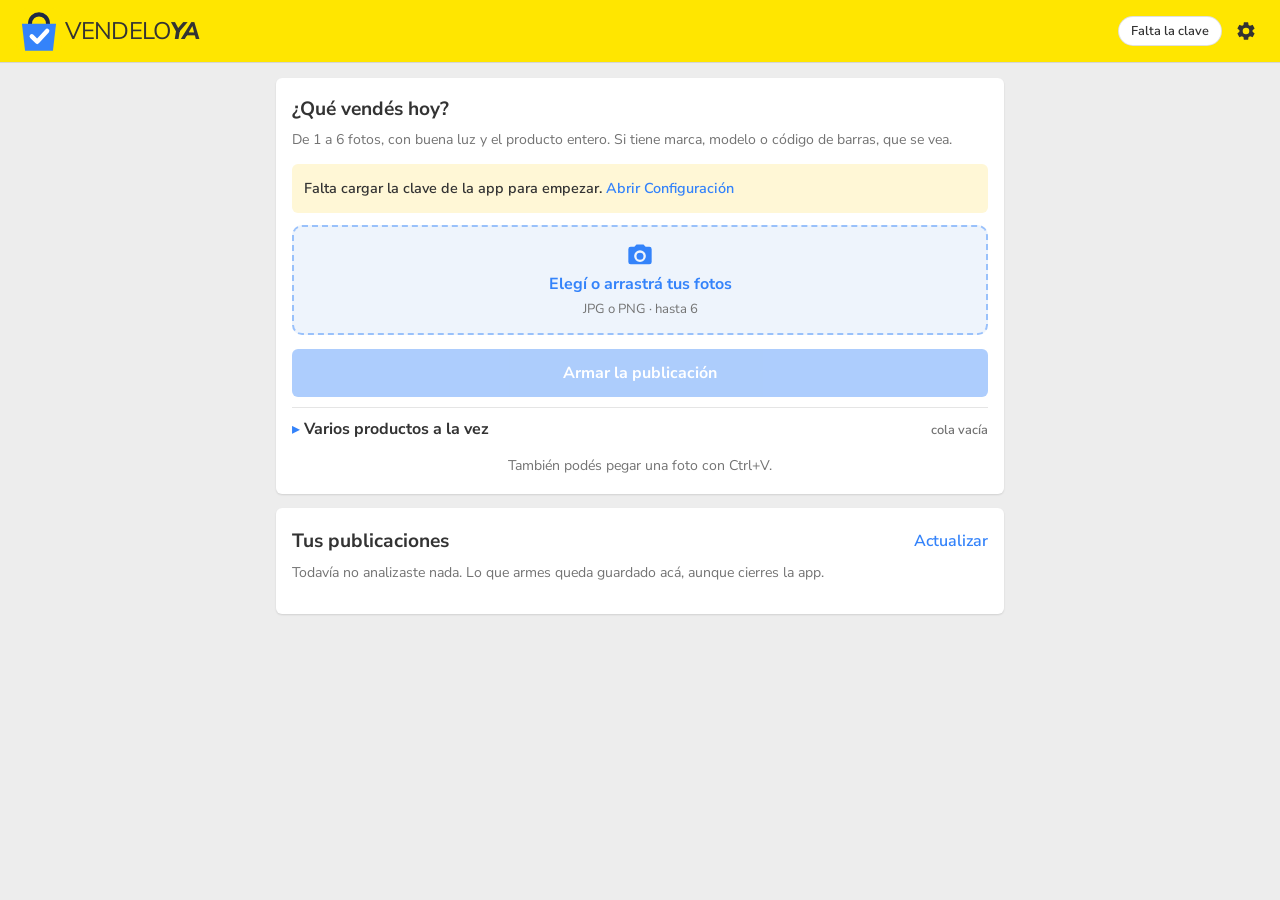
<file: index.html>
<!doctype html>
<html lang="es">
<head>
  <meta charset="utf-8">
  <meta name="viewport" content="width=device-width, initial-scale=1, viewport-fit=cover">
  <meta name="theme-color" content="#ffe600">
  <meta name="robots" content="noindex">
  <title>VendeloYa</title>
  <link rel="manifest" href="manifest.webmanifest">
  <link rel="icon" href="icon.svg?v=4" type="image/svg+xml">
  <link rel="preconnect" href="https://fonts.googleapis.com">
  <link rel="preconnect" href="https://fonts.gstatic.com" crossorigin>
  <link rel="stylesheet" href="https://fonts.googleapis.com/css2?family=Nunito+Sans:opsz,wght@6..12,400;6..12,600;6..12,700;6..12,800&display=swap">
  <link rel="stylesheet" href="styles.css?v=33">
</head>
<body>
  <header class="barra">
    <a class="marca" href="./" aria-label="VendeloYa, inicio">
      <img src="icon.svg?v=4" alt="" width="56" height="56">
      <span class="nombre-marca">Vendelo<b>Ya</b></span>
    </a>
    <div class="barra-acciones">
      <button id="cuenta" class="chip" type="button">Cuenta…</button>
      <button id="abrir-config" class="icono" type="button" aria-label="Configuración" title="Configuración">
        <svg viewBox="0 0 24 24" width="22" height="22" aria-hidden="true"><path fill="currentColor" d="M19.14 12.94c.04-.3.06-.61.06-.94 0-.32-.02-.64-.07-.94l2.03-1.58a.49.49 0 0 0 .12-.61l-1.92-3.32a.49.49 0 0 0-.59-.22l-2.39.96c-.5-.38-1.03-.7-1.62-.94l-.36-2.54a.48.48 0 0 0-.48-.41h-3.84c-.24 0-.43.17-.47.41l-.36 2.54c-.59.24-1.13.57-1.62.94l-2.39-.96a.49.49 0 0 0-.59.22L2.74 8.87c-.12.21-.08.47.12.61l2.03 1.58c-.05.3-.09.63-.09.94s.02.64.07.94l-2.03 1.58a.49.49 0 0 0-.12.61l1.92 3.32c.12.22.37.29.59.22l2.39-.96c.5.38 1.03.7 1.62.94l.36 2.54c.05.24.24.41.48.41h3.84c.24 0 .44-.17.47-.41l.36-2.54c.59-.24 1.13-.56 1.62-.94l2.39.96c.22.08.47 0 .59-.22l1.92-3.32c.12-.22.07-.47-.12-.61l-2.01-1.58zM12 15.6a3.6 3.6 0 1 1 0-7.2 3.6 3.6 0 0 1 0 7.2z"/></svg>
      </button>
    </div>
  </header>

  <div id="aviso-red" class="aviso-red" role="status" hidden>Sin conexión. Lo que escribas se guarda cuando vuelva la señal.</div>

  <main>
    <!-- Inicio: fotos nuevas -->
    <section id="paso-fotos" class="tarjeta">
      <h2>¿Qué vendés hoy?</h2>
      <p class="ayuda">De 1 a 6 fotos, con buena luz y el producto entero. Si tiene marca, modelo o código de barras, que se vea.</p>
      <div id="aviso-cuenta" class="avisos" role="status" hidden>
        <p><span id="aviso-cuenta-texto"></span> <button id="aviso-cuenta-abrir" class="enlace" type="button">Abrir Configuración</button></p>
      </div>
      <div id="miniaturas" class="miniaturas"></div>
      <label id="zona-fotos" class="zona-fotos">
        <svg viewBox="0 0 24 24" width="40" height="40" aria-hidden="true"><path fill="currentColor" d="M9 3 7.2 5H4a2 2 0 0 0-2 2v11a2 2 0 0 0 2 2h16a2 2 0 0 0 2-2V7a2 2 0 0 0-2-2h-3.2L15 3H9zm3 5a5 5 0 1 1 0 10 5 5 0 0 1 0-10zm0 2a3 3 0 1 0 0 6 3 3 0 0 0 0-6z"/></svg>
        <strong>Elegí o arrastrá tus fotos</strong>
        <span>JPG o PNG · hasta 6</span>
        <input id="galeria" type="file" accept="image/*" multiple hidden>
      </label>
      <label class="boton secundario solo-celu">Sacar foto con la cámara
        <input id="camara" type="file" accept="image/*" capture="environment" hidden>
      </label>
      <div id="aviso-inicio" class="avisos" role="status" hidden></div>
      <button id="analizar" class="boton principal" type="button" disabled>Armar la publicación</button>

      <details id="lote" class="grupo lote">
        <summary><span>Varios productos a la vez</span><small id="lote-resumen">cola vacía</small></summary>
        <p class="ayuda">Cargá las fotos de un producto y tocá «Sumar a la cola»; seguí con el siguiente. Después se arman uno atrás del otro (mientras, ya podés revisar los que van quedando listos). La cola vive solo en esta pestaña: si la cerrás o recargás, lo que todavía no se armó se pierde.</p>
        <button id="cola-sumar" class="boton secundario ancho" type="button" disabled>＋ Sumar estas fotos a la cola</button>
        <p id="cola-aviso" class="error-campo" role="status" hidden></p>
        <ul id="cola-lista" class="cola"></ul>
        <div class="cola-acciones">
          <button id="cola-armar" class="boton principal" type="button" disabled>Armar todos</button>
          <button id="cola-vaciar" class="enlace" type="button" hidden>Vaciar la cola</button>
        </div>
      </details>
      <p class="ayuda centrado atajo">También podés pegar una foto con Ctrl+V.</p>
    </section>

    <!-- Inicio: historial -->
    <section id="historial" class="tarjeta">
      <div class="titulo-seccion">
        <h2>Tus publicaciones</h2>
        <span class="titulo-derecha"><small id="historial-actualizado" class="ayuda"></small><button id="refrescar-historial" class="enlace" type="button">Actualizar</button></span>
      </div>
      <div id="historial-totales" class="totales" hidden aria-label="Totales de tus publicaciones">
        <div><strong id="total-activas">0</strong><span>activas</span></div>
        <div><strong id="total-vendidas">0</strong><span>vendidas</span></div>
        <div><strong id="total-plata">$ 0</strong><span>vendido</span></div>
        <div><strong id="total-visitas">0</strong><span>visitas</span></div>
        <div id="total-preguntas-caja"><strong id="total-preguntas">0</strong><span>sin responder</span></div>
      </div>
      <div id="historial-filtros" class="filtros" hidden>
        <div class="filtro-chips" role="group" aria-label="Filtrar por estado">
          <button type="button" class="filtro activo" data-filtro="">Todas <small></small></button>
          <button type="button" class="filtro" data-filtro="borrador">Borradores <small></small></button>
          <button type="button" class="filtro" data-filtro="publicada">Publicadas <small></small></button>
          <button type="button" class="filtro" data-filtro="vendida">Vendidas <small></small></button>
        </div>
        <input id="historial-buscar" type="search" placeholder="Buscar por título" aria-label="Buscar por título" autocomplete="off">
      </div>
      <p id="historial-vacio" class="ayuda">Todavía no analizaste nada. Lo que armes queda guardado acá, aunque cierres la app.</p>
      <ul id="historial-lista" class="historial"></ul>
    </section>

    <!-- Revisión: en la compu, tres columnas a pantalla completa (IA · lo principal · datos y Publicar) -->
    <section id="paso-revision" class="revision" hidden>
      <aside class="col col-ia tarjeta">
        <div class="titulo-seccion">
          <button id="volver" class="enlace" type="button">‹ Volver</button>
          <span id="guardado" class="guardado" aria-live="polite"></span>
          <button id="cola-siguiente" class="enlace" type="button" hidden>Siguiente de la cola ›</button>
        </div>
        <div class="col-scroll">
          <figure class="foto-principal"><img id="foto-grande" alt="Foto principal">
            <button id="usar-portada" class="usar-portada" type="button" hidden>★ Usar de portada</button>
            <button id="editar-foto" class="editar-foto" type="button">✎ Editar foto</button>
          </figure>
          <div id="fotos-revision" class="tira"></div>
          <p class="ia-etiqueta">Lo que vio la IA</p>
          <h3 id="ia-producto" class="ia-producto"></h3>
          <div class="confianza">
            <div class="confianza-texto"><span>Confianza</span><strong id="confianza-valor"></strong></div>
            <div class="confianza-barra"><div id="confianza-relleno"></div></div>
          </div>
          <blockquote id="ia-estado" class="ia-estado"></blockquote>
          <h4 id="ia-consejos-titulo">Para revisar</h4>
          <ul id="ia-consejos" class="ia-consejos"></ul>
        </div>
      </aside>

      <div class="col col-centro tarjeta">
        <label class="campo">Título <button type="button" class="enlace volver-ia" data-campo="titulo" hidden>↺ Propuesta de la IA</button>
          <button id="prolijar" type="button" class="enlace mini-enlace" hidden>✨ Prolijar</button>
          <span id="contador" class="contador"></span>
          <input id="titulo" type="text" autocomplete="off">
        </label>
        <div id="titulo-chips" class="titulo-chips" hidden aria-label="Palabras que la IA vio y faltan en el título"></div>

        <div class="dos">
          <label class="campo">Categoría
            <select id="categoria"></select>
          </label>
          <label class="campo">Condición
            <select id="condicion">
              <option value="usado">Usado</option>
              <option value="nuevo">Nuevo</option>
              <option value="reacondicionado">Reacondicionado</option>
            </select>
          </label>
        </div>

        <div class="precio-card">
          <div class="precio-fila">
            <label for="precio" class="precio-label">Precio</label>
            <div class="precio-input"><span>$</span><input id="precio" type="text" inputmode="numeric" autocomplete="off"></div>
          </div>
          <div id="precio-rango" class="precio-rango">
            <div class="rango-barra"><div id="rango-relleno" class="rango-relleno"></div><div id="rango-marca" class="rango-marca"></div></div>
            <div class="rango-botones">
              <button type="button" class="rango-btn" data-precio="min"></button>
              <button type="button" class="rango-btn sugerido" data-precio="sugerido"></button>
              <button type="button" class="rango-btn" data-precio="max"></button>
            </div>
            <p id="precio-posicion" class="precio-posicion" hidden></p>
          </div>
          <div class="precio-ajustes" role="group" aria-label="Ajustar el precio">
            <button type="button" class="ajuste-btn" data-ajuste="-5">−5 %</button>
            <button type="button" class="ajuste-btn" data-ajuste="5">+5 %</button>
            <button type="button" class="ajuste-btn" data-ajuste="redondear" title="Redondea el precio a un número más lindo">Redondear</button>
          </div>
          <p id="precio-fuente" class="ayuda"></p>
          <details id="parecidos" class="grupo parecidos" hidden>
            <summary><span>Parecidos en MercadoLibre</span><small id="parecidos-n"></small></summary>
            <ul id="parecidos-lista"></ul>
          </details>
        </div>

        <label class="campo campo-descripcion">Descripción <button type="button" class="enlace volver-ia" data-campo="descripcion" hidden>↺ Propuesta de la IA</button>
          <button id="agregar-cierre" type="button" class="enlace mini-enlace" hidden>+ Mi cierre</button>
          <button id="agregar-medidas" type="button" class="enlace mini-enlace" hidden title="Agrega al final las medidas cargadas en los datos">+ Medidas</button>
          <span id="contador-desc" class="contador"></span>
          <textarea id="descripcion"></textarea>
        </label>
      </div>

      <div class="col col-datos tarjeta">
        <div class="col-scroll">
          <p id="aviso-condicionales" class="aviso-condicional" role="status" hidden></p>
          <div id="bloque-requeridos" class="falta">
            <h3>Falta completar</h3>
            <div id="atributos"></div>
          </div>

          <details id="grupo-venta" class="grupo">
            <summary><span>Envío y venta</span><small id="resumen-venta"></small></summary>
            <label class="campo">Envío
              <select id="envio">
                <option value="retiro">Solo retiro en persona</option>
                <option value="me2">Mercado Envíos (con peso y medidas)</option>
                <option value="">Lo que tenga configurado mi cuenta</option>
              </select>
            </label>
            <div id="bloque-paquete" class="paquete" hidden>
              <p class="ayuda">Peso y medidas del paquete ya embalado (no del producto solo): con eso MercadoLibre calcula el costo del envío.</p>
              <div class="cuatro">
                <label class="campo">Peso (g)
                  <input id="paq-peso" type="text" inputmode="numeric" autocomplete="off" placeholder="1500">
                </label>
                <label class="campo">Largo (cm)
                  <input id="paq-largo" type="text" inputmode="numeric" autocomplete="off">
                </label>
                <label class="campo">Ancho (cm)
                  <input id="paq-ancho" type="text" inputmode="numeric" autocomplete="off">
                </label>
                <label class="campo">Alto (cm)
                  <input id="paq-alto" type="text" inputmode="numeric" autocomplete="off">
                </label>
              </div>
              <p id="paq-error" class="error-campo" role="alert" hidden></p>
              <button id="paq-copiar" class="enlace" type="button" hidden>Usar las medidas del producto como punto de partida</button>
              <div id="paq-opciones" class="paquete-opciones">
                <label class="casilla"><input id="envio-gratis" type="checkbox"> Envío gratis (lo pago yo)</label>
                <label class="casilla"><input id="retiro-tambien" type="checkbox"> También acepto retiro en persona</label>
              </div>
            </div>
            <div class="dos">
              <label class="campo">Cantidad
                <input id="cantidad" type="number" min="1" value="1" inputmode="numeric">
              </label>
              <label class="campo">Tipo
                <select id="tipo"></select>
              </label>
            </div>
            <div id="bloque-talles" class="campo" hidden>
              <span id="variantes-titulo" class="nombre">Talles a publicar</span>
              <div id="variantes" class="variantes"></div>
              <datalist id="colores-sugeridos"></datalist>
              <div class="variante-nueva">
                <input id="talles-nuevo" type="text" placeholder="Agregar: 40, 41, 42" autocomplete="off" aria-label="Agregar talles" aria-describedby="talles-ayuda">
                <button id="talles-agregar" class="boton secundario" type="button">Agregar</button>
              </div>
              <p id="talles-ayuda" class="ayuda"></p>
            </div>
            <label class="campo">Garantía
              <select id="garantia">
                <option value="">No informar</option>
                <option value="Sin garantía">Sin garantía</option>
                <option value="Garantía del vendedor">Del vendedor (30 días)</option>
              </select>
            </label>
          </details>

          <details id="grupo-ganancia" class="grupo">
            <summary><span>Costos y ganancia</span><small id="resumen-ganancia">cargá lo que te costó</small></summary>
            <p class="ayuda">Es solo para vos: no se publica. No incluye impuestos tuyos (monotributo, ingresos brutos).</p>
            <div class="dos">
              <label class="campo">Lo que te costó
                <div class="precio-input"><span>$</span><input id="costo" type="text" inputmode="numeric" autocomplete="off" aria-label="Costo del producto"></div>
              </label>
              <label id="campo-costo-envio" class="campo">Envío que pagás vos
                <div class="precio-input"><span>$</span><input id="costo-envio" type="text" inputmode="numeric" autocomplete="off" aria-label="Costo de envío a tu cargo"></div>
              </label>
            </div>
            <p id="costo-error" class="error-campo" role="alert" hidden></p>
            <label id="campo-comision-manual" class="campo" hidden>Comisión de MercadoLibre (%)
              <input id="comision-manual" type="text" inputmode="decimal" autocomplete="off" placeholder="Ej.: 13">
            </label>
            <p id="ganancia-fuente" class="ayuda"></p>
            <dl id="ganancia" class="ganancia" hidden>
              <div><dt>Precio de venta</dt><dd id="g-precio"></dd></div>
              <div><dt id="g-comision-t">Comisión</dt><dd id="g-comision"></dd></div>
              <div id="g-envio-fila"><dt>Envío a tu cargo</dt><dd id="g-envio"></dd></div>
              <div><dt>Costo</dt><dd id="g-costo"></dd></div>
              <div class="total"><dt>Te queda</dt><dd id="g-ganancia"></dd></div>
            </dl>
            <p id="ganancia-aviso" class="error-campo" role="status" hidden></p>
            <p id="ganancia-equilibrio" class="ayuda" hidden></p>
          </details>

          <details id="grupo-nota" class="grupo">
            <summary><span>Nota privada</span><small>no se publica</small></summary>
            <label class="campo">Para vos (dónde está, cuánto costó, a quién le prometiste)
              <textarea id="nota" rows="3" placeholder="Solo se guarda en tu borrador"></textarea>
            </label>
          </details>

          <details id="bloque-listos" class="grupo">
            <summary><span>Obligatorios ya completos</span><small id="resumen-listos"></small></summary>
            <div id="atributos-listos"></div>
          </details>

          <details id="bloque-opcionales" class="grupo">
            <summary><span>Opcionales</span><small id="resumen-opcionales"></small></summary>
            <div id="atributos-opcionales"></div>
          </details>
        </div>

        <div class="acciones">
          <ul id="checklist" class="checklist" aria-label="Qué falta para publicar"></ul>
          <div id="resultado-revision" class="avisos" hidden></div>
          <button id="publicar" class="boton principal" type="button">
            <svg viewBox="0 0 24 24" width="20" height="20" aria-hidden="true"><path fill="currentColor" d="M2.5 11.3 20.6 3.6c.6-.2 1.1.3.9.9l-7.7 18.1c-.3.6-1.1.5-1.3-.1l-2.2-6.8-6.8-2.2c-.6-.2-.7-1-.1-1.3z"/></svg>
            <span id="publicar-texto">Publicar</span>
          </button>
          <p class="ayuda centrado">Antes de publicar, MercadoLibre lo revisa y te pide confirmar.<span class="atajo"> Atajo: Ctrl+Enter.</span></p>
        </div>
      </div>
    </section>

    <!-- Publicada -->
    <section id="paso-listo" class="tarjeta listo" hidden>
      <div class="sello" aria-hidden="true">✓</div>
      <h2>¡Publicada!</h2>
      <img id="listo-foto" class="listo-foto" alt="" hidden>
      <p id="listo-precio" class="listo-precio"></p>
      <p id="listo-texto"></p>
      <ul id="listo-items" class="lista-talles" hidden></ul>
      <a id="listo-link" class="boton principal" target="_blank" rel="noopener">Ver la publicación</a>
      <div id="listo-compartir" class="fila">
        <button id="compartir" class="boton secundario" type="button">Compartir</button>
        <button id="copiar-link" class="boton secundario" type="button">Copiar link</button>
      </div>
      <button id="otra-igual" class="boton secundario ancho" type="button">Hacer otra igual (borrador nuevo)</button>
      <button id="listo-historial" class="boton secundario ancho" type="button">Ver en tus publicaciones</button>
      <button id="otra" class="boton secundario ancho" type="button">Publicar otra cosa</button>
    </section>
  </main>

  <dialog id="config" class="config">
    <div class="titulo-seccion">
      <h2>Configuración</h2>
      <button id="cerrar-config" class="icono" type="button" aria-label="Cerrar">✕</button>
    </div>

    <h3>Cuenta de MercadoLibre</h3>
    <p id="config-cuenta" class="ayuda"></p>
    <div class="fila">
      <button id="conectar-ml" class="boton secundario" type="button">Conectar</button>
      <button id="desconectar-ml" class="boton peligro" type="button">Desconectar MercadoLibre</button>
    </div>

    <h3>Mi cierre de descripción</h3>
    <label class="campo">
      <textarea id="cierre" rows="3" placeholder="Ej.: Retiro por Caseros, de lunes a viernes después de las 18. No hago envíos."></textarea>
    </label>
    <div class="fila">
      <button id="guardar-cierre" class="boton secundario" type="button">Guardar cierre</button>
    </div>
    <label class="casilla"><input id="cierre-auto" type="checkbox"> Poner siempre mi cierre al principio y al final de la descripción</label>
    <p class="ayuda">Con la casilla tildada, el cierre sale solo en todas las publicaciones (al armarlas, al publicar y al cambiar la descripción de una ya publicada), sin repetirse si ya está. Sin tildar, en cada publicación aparece el botón "+ Mi cierre" para sumarlo al final a mano. Se guarda en este dispositivo.</p>

    <h3>Apariencia</h3>
    <div class="filtro-chips" role="group" aria-label="Tema">
      <button type="button" class="filtro tema" data-tema="auto">Como el sistema</button>
      <button type="button" class="filtro tema" data-tema="claro">Claro</button>
      <button type="button" class="filtro tema" data-tema="oscuro">Oscuro</button>
    </div>

    <h3>Respaldo</h3>
    <button id="exportar-historial" class="boton secundario ancho" type="button">Descargar mi historial (JSON)</button>
    <p class="ayuda">Todo lo que armaste, con sus fotos, en un archivo. Por si algún día hay que recuperarlo.</p>
    <button id="importar-historial" class="boton secundario ancho" type="button">Cargar un respaldo (JSON)</button>
    <input id="importar-archivo" type="file" accept="application/json,.json" hidden>
    <p class="ayuda">Suma al historial lo que traiga el archivo. Lo que ya está no se pisa.</p>

    <button id="instalar-app" class="boton secundario ancho" type="button" hidden>Instalar la app en este dispositivo</button>

    <h3>Clave de la app</h3>
    <label class="campo">
      <input id="clave" type="password" autocomplete="off" placeholder="La misma que APP_SECRET del Worker">
    </label>
    <div class="fila">
      <button id="guardar-clave" class="boton secundario" type="button">Guardar clave</button>
      <button id="cerrar-sesion" class="boton peligro" type="button">Cerrar sesión en este dispositivo</button>
    </div>
    <p class="ayuda">La clave queda solo en este dispositivo. Cerrar sesión la borra de acá; tu historial sigue guardado.</p>
  </dialog>

  <div id="velo-arrastre" class="velo-arrastre" hidden aria-hidden="true"><strong>Soltá acá las fotos</strong></div>
  <div id="espera" class="espera" hidden><div class="ruedita"></div><p id="espera-texto">Pensando…</p></div>
  <div id="toast" class="toast" hidden><span id="toast-texto"></span><button id="toast-accion" type="button">Deshacer</button></div>

  <dialog id="editor" class="editor" aria-label="Editar foto">
    <div class="editor-cab">
      <button id="editor-cancelar" class="enlace" type="button">Cancelar</button>
      <strong id="editor-titulo">Editar foto</strong>
      <button id="editor-aplicar" class="boton principal" type="button">Aplicar</button>
    </div>
    <div id="editor-escena" class="editor-escena">
      <div class="editor-caja">
        <canvas id="editor-lienzo"></canvas>
        <div id="editor-recorte" class="recorte" aria-label="Zona que se queda">
          <span class="asa" data-asa="nw"></span><span class="asa" data-asa="ne"></span>
          <span class="asa" data-asa="sw"></span><span class="asa" data-asa="se"></span>
        </div>
      </div>
      <span id="editor-medidas" class="editor-medidas"></span>
    </div>
    <div class="editor-herramientas">
      <p class="editor-sub">Recortar</p>
      <div class="editor-fila" role="group" aria-label="Proporción del recorte">
        <button type="button" class="filtro activo" data-aspecto="">Libre</button>
        <button type="button" class="filtro" data-aspecto="1">1:1</button>
        <button type="button" class="filtro" data-aspecto="1.3333">4:3</button>
        <button type="button" class="filtro" data-aspecto="0.75">3:4</button>
        <button type="button" class="filtro" data-aspecto="1.7778">16:9</button>
        <button id="editor-izq" type="button" class="filtro" aria-label="Girar a la izquierda">⟲</button>
        <button id="editor-der" type="button" class="filtro" aria-label="Girar a la derecha">⟳</button>
      </div>
      <p class="editor-sub">Ajustes <small>(los movés vos; doble toque para volver a 0)</small></p>
      <label class="deslizador">Brillo <input id="aj-brillo" type="range" min="-100" max="100" value="0"><output>0</output></label>
      <label class="deslizador">Contraste <input id="aj-contraste" type="range" min="-100" max="100" value="0"><output>0</output></label>
      <label class="deslizador">Saturación <input id="aj-saturacion" type="range" min="-100" max="100" value="0"><output>0</output></label>
      <label class="deslizador">Nitidez <input id="aj-nitidez" type="range" min="0" max="100" value="0"><output>0</output></label>
      <div class="editor-fila">
        <button id="editor-mejorar" type="button" class="filtro mejorar" title="Luz, contraste, color y nitidez calculados de la foto; después los podés retocar">✨ Mejorar con un toque</button>
        <button id="editor-ver-antes" type="button" class="filtro" hidden title="Mantené apretado para ver la foto sin ajustes">👁 Antes</button>
        <button id="editor-restablecer" type="button" class="filtro">Restablecer</button>
        <button id="editor-original" type="button" class="filtro" hidden>Volver a la original</button>
      </div>
      <p class="editor-sub">Esta foto</p>
      <div class="editor-fila">
        <button id="editor-antes" type="button" class="filtro">◀ Mover</button>
        <button id="editor-despues" type="button" class="filtro">Mover ▶</button>
        <button id="editor-portada" type="button" class="filtro">★ Portada</button>
        <button id="editor-sacar" type="button" class="filtro peligro-chico">Sacar</button>
      </div>
    </div>
  </dialog>

  <input id="galeria-rev" type="file" accept="image/*" multiple hidden>

  <dialog id="pub" class="pub" aria-label="Publicación">
    <div class="titulo-seccion">
      <h2 id="pub-titulo"></h2>
      <button id="pub-cerrar" class="icono" type="button" aria-label="Cerrar">✕</button>
    </div>
    <p id="pub-resumen" class="ayuda"></p>
    <div class="fila">
      <a id="pub-ver" class="boton secundario" target="_blank" rel="noopener">Ver en MercadoLibre</a>
      <button id="pub-copiar" class="boton secundario" type="button">Copiar link</button>
      <button id="pub-whatsapp" class="boton secundario" type="button" title="Mandar título, precio y link por WhatsApp">WhatsApp</button>
    </div>

    <div id="pub-talles-caja" hidden>
      <h3>Talles publicados</h3>
      <ul id="pub-talles" class="lista-talles"></ul>
      <p class="ayuda">Cada talle es una publicación propia en MercadoLibre. Las visitas, ventas y preguntas de arriba suman todos.</p>
      <label class="campo"><span class="nombre">Aplicar a</span>
        <select id="pub-alcance"></select>
      </label>
      <p class="ayuda">Precio, stock, descripción, pausar, reactivar y «marcar vendida» van a lo que elijas acá: todos los talles (cada uno queda con el mismo valor) o uno solo. Si alguno falla, el aviso dice cuál y los demás quedan como estaban.</p>
    </div>

    <h3>Precio</h3>
    <div class="pub-precio">
      <div class="precio-input"><span>$</span><input id="pub-precio" type="text" inputmode="numeric" autocomplete="off" aria-label="Precio nuevo"></div>
      <button id="pub-precio-guardar" class="boton secundario" type="button">Cambiar</button>
    </div>

    <h3>Stock</h3>
    <div class="pub-precio">
      <div class="precio-input"><span>u.</span><input id="pub-stock" type="text" inputmode="numeric" autocomplete="off" aria-label="Stock nuevo"></div>
      <button id="pub-stock-guardar" class="boton secundario" type="button">Cambiar</button>
    </div>
    <p class="ayuda">Unidades disponibles (de 1 en adelante). Para dejar de vender, pausá o cerrá la publicación.</p>

    <h3>Descripción</h3>
    <label class="campo"><span class="nombre">Descripción nueva</span>
      <textarea id="pub-descripcion" rows="5" maxlength="50000"></textarea>
    </label>
    <button id="pub-descripcion-guardar" class="boton secundario" type="button">Guardar descripción</button>
    <p class="ayuda">Texto plano: sin HTML ni emojis. Reemplaza la que está en MercadoLibre. El título no se puede cambiar.</p>

    <h3>Estado</h3>
    <div class="fila">
      <button id="pub-pausar" class="boton secundario" type="button">Pausar</button>
      <button id="pub-reactivar" class="boton secundario" type="button" hidden>Reactivar</button>
      <button id="pub-vendida" class="boton peligro" type="button">Marcar vendida</button>
    </div>
    <p id="pub-cerrada" class="ayuda" hidden>Esta publicación ya está cerrada en MercadoLibre.</p>
    <div id="pub-republicar-caja" hidden>
      <button id="pub-republicar" class="boton principal ancho" type="button">Republicar como borrador nuevo</button>
      <p class="ayuda">Arma un borrador con las mismas fotos y datos, y el último precio que tuvo. La cerrada no se toca; vos revisás y publicás.</p>
    </div>
    <p class="ayuda">Marcar vendida cierra la publicación en MercadoLibre y no se puede reabrir.</p>

    <h3>Preguntas sin responder</h3>
    <p id="pub-preguntas-cargando" class="ayuda" hidden>Buscando preguntas…</p>
    <ul id="pub-preguntas" class="preguntas"></ul>
    <p id="pub-preguntas-vacio" class="ayuda" hidden>No hay preguntas sin responder.</p>
  </dialog>

  <dialog id="escaner" class="escaner" aria-label="Escanear código de barras">
    <div class="titulo-seccion">
      <h2>Escanear código de barras</h2>
      <button id="escaner-cerrar" class="icono" type="button" aria-label="Cerrar">✕</button>
    </div>
    <video id="escaner-video" playsinline muted></video>
    <p id="escaner-estado" class="ayuda" role="status"></p>
  </dialog>

  <dialog id="confirmar">
    <h2>¿Publicar en tu cuenta?</h2>
    <p id="confirmar-texto"></p>
    <ul id="confirmar-avisos" class="confirmar-avisos"></ul>
    <p class="ayuda">Sale al público en MercadoLibre apenas confirmes.</p>
    <div class="fila">
      <button id="confirmar-no" class="boton secundario" type="button">Cancelar</button>
      <button id="confirmar-si" class="boton principal" type="button">Sí, publicar</button>
    </div>
  </dialog>

  <script src="config.js?v=1"></script>
  <script src="respaldo.js?v=1"></script>
  <script src="panel.js?v=1"></script>
  <script src="app.js?v=35"></script>
  <script src="editor.js?v=3"></script>
</body>
</html>
</file>
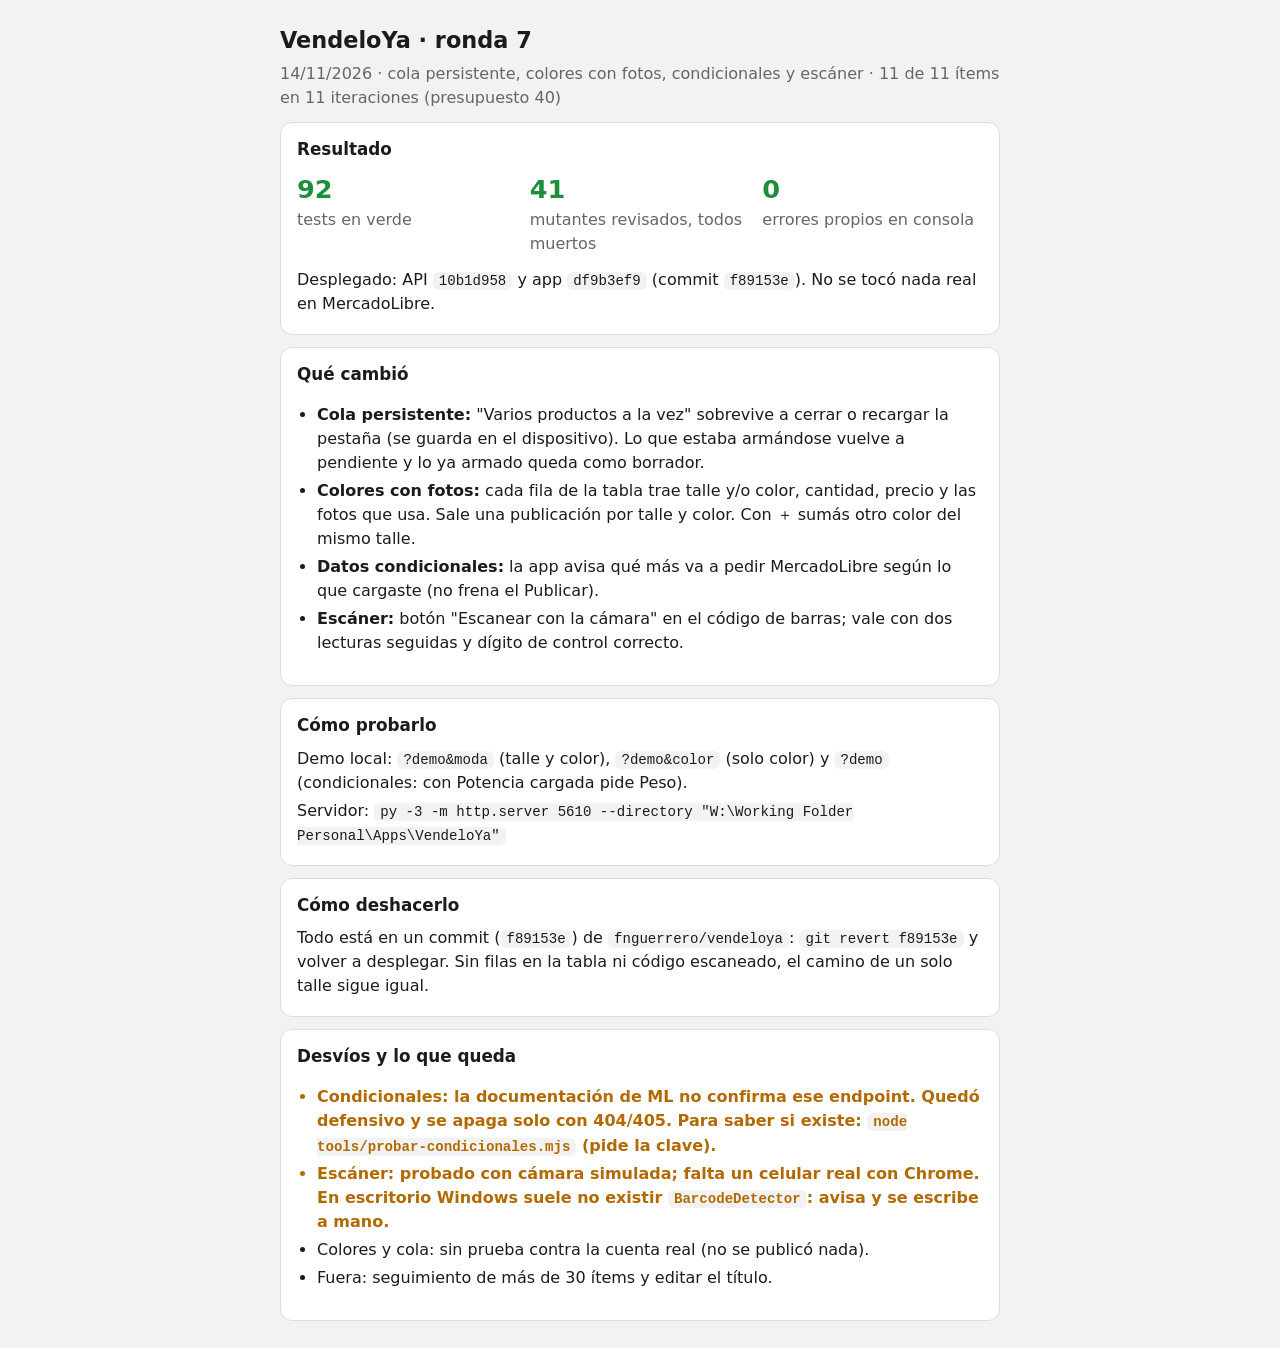
<file: .nonstop/REVISION.html>
<!doctype html>
<html lang="es">
<head>
<meta charset="utf-8">
<meta name="viewport" content="width=device-width, initial-scale=1">
<title>VendeloYa · ronda 7</title>
<style>
  :root { --fondo:#f2f2f2; --tarjeta:#fff; --texto:#1b1b1b; --suave:#666; --borde:#ddd; --ok:#1e8e3e; --aviso:#b26a00; }
  @media (prefers-color-scheme: dark) { :root { --fondo:#121212; --tarjeta:#1e1e1e; --texto:#eee; --suave:#a0a0a0; --borde:#333; --ok:#5bd17d; --aviso:#f0b050; } }
  * { box-sizing: border-box; }
  body { margin:0; padding:16px; background:var(--fondo); color:var(--texto); font:16px/1.5 system-ui, sans-serif; }
  main { max-width: 720px; margin: 0 auto; }
  h1 { font-size: 1.4rem; margin: 8px 0 4px; }
  h2 { font-size: 1.05rem; margin: 0 0 8px; }
  p, li { margin: 4px 0; }
  .tarjeta { background:var(--tarjeta); border:1px solid var(--borde); border-radius:12px; padding:14px 16px; margin:12px 0; }
  .sub { color:var(--suave); margin:0 0 8px; }
  .num { font-size: 1.6rem; font-weight: 700; color: var(--ok); }
  .fila { display:flex; gap:12px; flex-wrap:wrap; }
  .fila > div { flex:1 1 130px; }
  .aviso { color: var(--aviso); font-weight: 600; }
  code { background: var(--fondo); padding: 1px 6px; border-radius: 6px; font-size: .88em; word-break: break-word; }
  ul { padding-left: 20px; }
</style>
</head>
<body>
<main>
  <h1>VendeloYa · ronda 7</h1>
  <p class="sub">14/11/2026 · cola persistente, colores con fotos, condicionales y escáner · 11 de 11 ítems en 11 iteraciones (presupuesto 40)</p>

  <div class="tarjeta">
    <h2>Resultado</h2>
    <div class="fila">
      <div><div class="num">92</div><div class="sub">tests en verde</div></div>
      <div><div class="num">41</div><div class="sub">mutantes revisados, todos muertos</div></div>
      <div><div class="num">0</div><div class="sub">errores propios en consola</div></div>
    </div>
    <p>Desplegado: API <code>10b1d958</code> y app <code>df9b3ef9</code> (commit <code>f89153e</code>). No se tocó nada real en MercadoLibre.</p>
  </div>

  <div class="tarjeta">
    <h2>Qué cambió</h2>
    <ul>
      <li><b>Cola persistente:</b> "Varios productos a la vez" sobrevive a cerrar o recargar la pestaña (se guarda en el dispositivo). Lo que estaba armándose vuelve a pendiente y lo ya armado queda como borrador.</li>
      <li><b>Colores con fotos:</b> cada fila de la tabla trae talle y/o color, cantidad, precio y las fotos que usa. Sale una publicación por talle y color. Con ＋ sumás otro color del mismo talle.</li>
      <li><b>Datos condicionales:</b> la app avisa qué más va a pedir MercadoLibre según lo que cargaste (no frena el Publicar).</li>
      <li><b>Escáner:</b> botón "Escanear con la cámara" en el código de barras; vale con dos lecturas seguidas y dígito de control correcto.</li>
    </ul>
  </div>

  <div class="tarjeta">
    <h2>Cómo probarlo</h2>
    <p>Demo local: <code>?demo&amp;moda</code> (talle y color), <code>?demo&amp;color</code> (solo color) y <code>?demo</code> (condicionales: con Potencia cargada pide Peso).</p>
    <p>Servidor: <code>py -3 -m http.server 5610 --directory "W:\Working Folder Personal\Apps\VendeloYa"</code></p>
  </div>

  <div class="tarjeta">
    <h2>Cómo deshacerlo</h2>
    <p>Todo está en un commit (<code>f89153e</code>) de <code>fnguerrero/vendeloya</code>: <code>git revert f89153e</code> y volver a desplegar. Sin filas en la tabla ni código escaneado, el camino de un solo talle sigue igual.</p>
  </div>

  <div class="tarjeta">
    <h2>Desvíos y lo que queda</h2>
    <ul>
      <li class="aviso">Condicionales: la documentación de ML no confirma ese endpoint. Quedó defensivo y se apaga solo con 404/405. Para saber si existe: <code>node tools/probar-condicionales.mjs</code> (pide la clave).</li>
      <li class="aviso">Escáner: probado con cámara simulada; falta un celular real con Chrome. En escritorio Windows suele no existir <code>BarcodeDetector</code>: avisa y se escribe a mano.</li>
      <li>Colores y cola: sin prueba contra la cuenta real (no se publicó nada).</li>
      <li>Fuera: seguimiento de más de 30 ítems y editar el título.</li>
    </ul>
  </div>
</main>
</body>
</html>
</file>
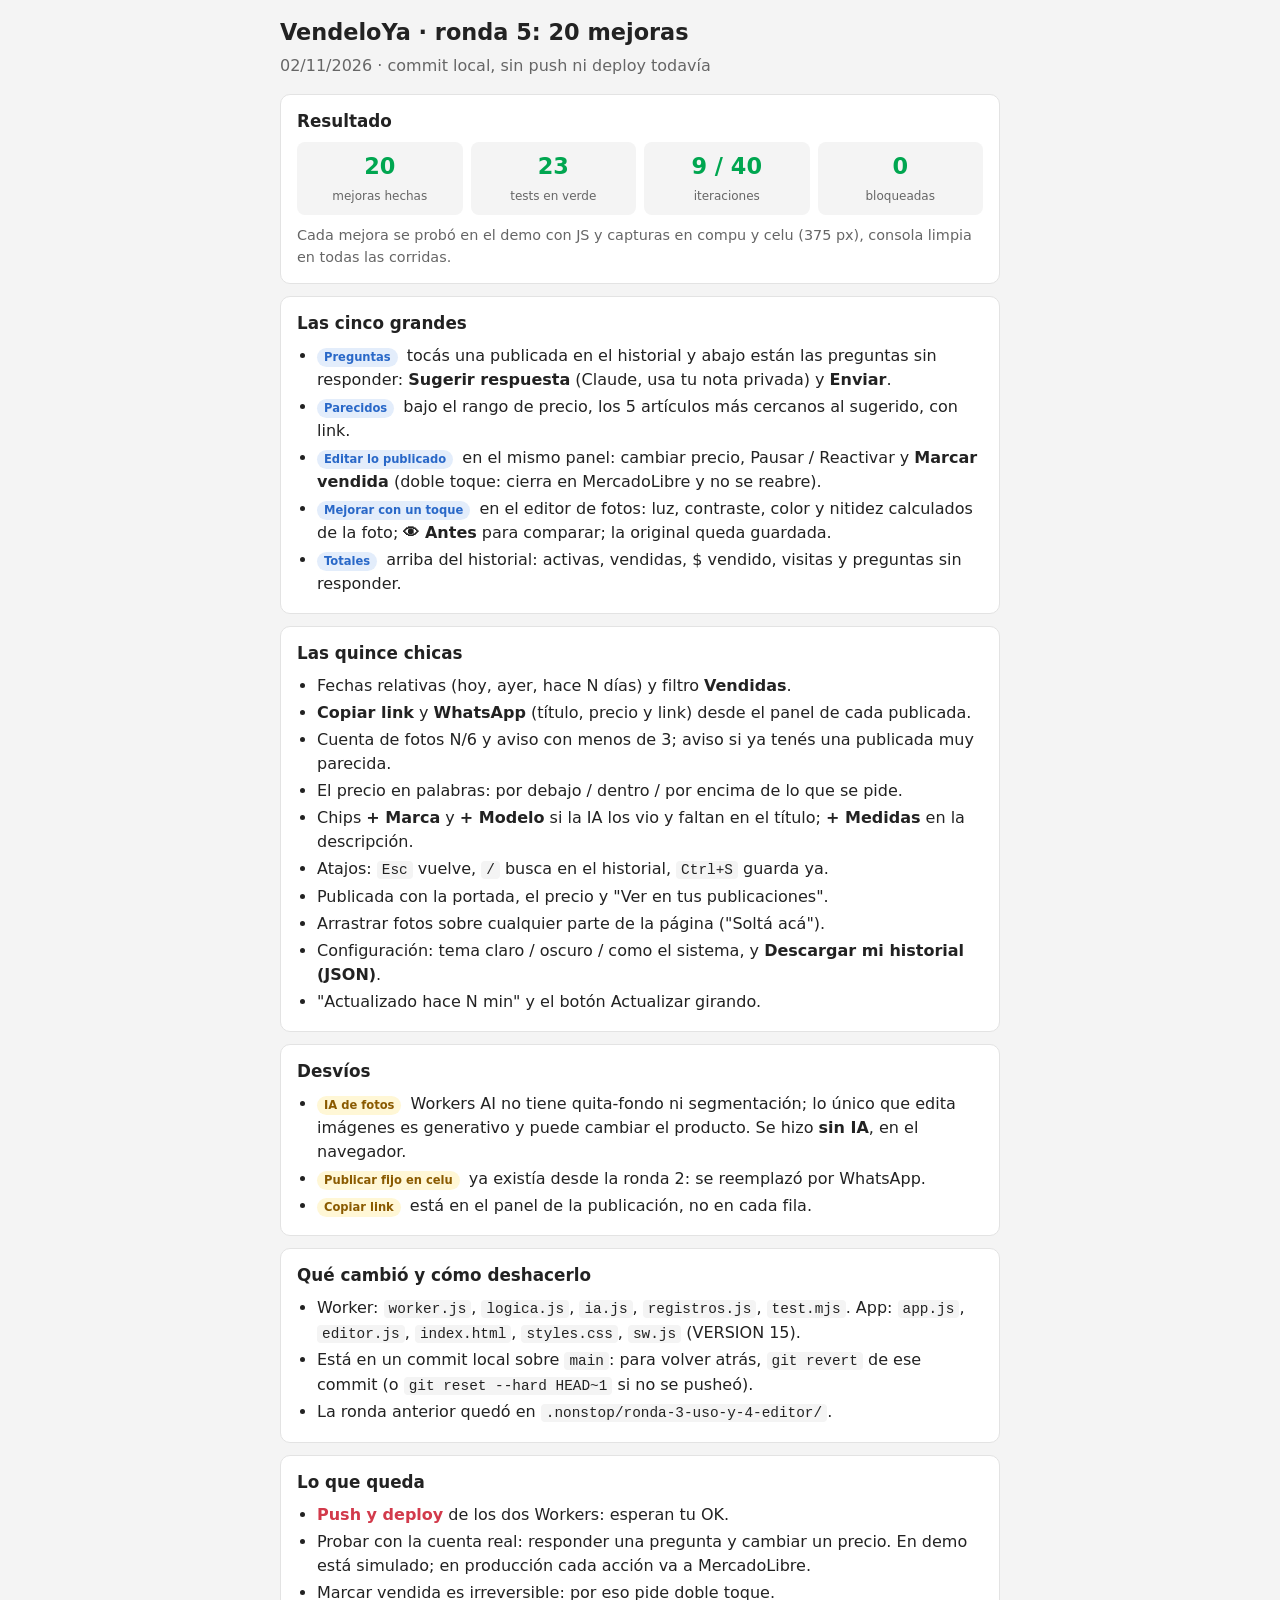
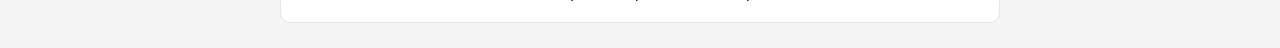
<file: .nonstop/ronda-5-20-mejoras/REVISION.html>
<!doctype html>
<html lang="es">
<head>
<meta charset="utf-8">
<meta name="viewport" content="width=device-width, initial-scale=1">
<title>VendeloYa · ronda 5</title>
<style>
  :root { --fondo: #f4f4f4; --tarjeta: #fff; --texto: #222; --suave: #666; --borde: #e3e3e3; --azul: #3483fa; --ok: #00a650; --aviso: #c77c00; --error: #d23a4b; color-scheme: light dark; }
  @media (prefers-color-scheme: dark) { :root { --fondo: #121212; --tarjeta: #1e1e1e; --texto: #ececec; --suave: #a6a6a6; --borde: #2e2e2e; --ok: #3fd18a; --error: #ff7a87; } }
  * { box-sizing: border-box; }
  body { margin: 0; padding: 16px; background: var(--fondo); color: var(--texto); font: 16px/1.5 system-ui, -apple-system, "Segoe UI", sans-serif; }
  main { max-width: 720px; margin: 0 auto; }
  h1 { font-size: 1.4rem; margin: 0 0 4px; }
  .sub { color: var(--suave); margin: 0 0 16px; }
  section { background: var(--tarjeta); border: 1px solid var(--borde); border-radius: 10px; padding: 14px 16px; margin-bottom: 12px; }
  h2 { font-size: 1.05rem; margin: 0 0 8px; }
  .nums { display: grid; grid-template-columns: repeat(4, 1fr); gap: 8px; }
  .nums div { background: var(--fondo); border-radius: 8px; padding: 8px 4px; text-align: center; }
  .nums strong { display: block; font-size: 1.4rem; color: var(--ok); }
  .nums span { font-size: .75rem; color: var(--suave); }
  ul { margin: 0; padding-left: 20px; }
  li { margin: 3px 0; }
  code { background: var(--fondo); padding: 1px 5px; border-radius: 4px; font-size: .9em; }
  .tag { display: inline-block; font-size: .72rem; font-weight: 700; padding: 1px 7px; border-radius: 999px; margin-right: 4px; }
  .grande { background: #e3edfb; color: #2968c8; }
  .desvio { background: #fff7d6; color: #8a5a00; }
  .ojo { color: var(--error); font-weight: 600; }
  @media (prefers-color-scheme: dark) { .grande { background: #1c2b44; color: #8ab4ff; } .desvio { background: #34301a; color: #ffd36a; } }
  @media (max-width: 480px) { .nums { grid-template-columns: repeat(2, 1fr); } }
</style>
</head>
<body>
<main>
  <h1>VendeloYa · ronda 5: 20 mejoras</h1>
  <p class="sub">02/11/2026 · commit local, sin push ni deploy todavía</p>

  <section>
    <h2>Resultado</h2>
    <div class="nums">
      <div><strong>20</strong><span>mejoras hechas</span></div>
      <div><strong>23</strong><span>tests en verde</span></div>
      <div><strong>9 / 40</strong><span>iteraciones</span></div>
      <div><strong>0</strong><span>bloqueadas</span></div>
    </div>
    <p style="margin:10px 0 0;color:var(--suave);font-size:.9rem">Cada mejora se probó en el demo con JS y capturas en compu y celu (375 px), consola limpia en todas las corridas.</p>
  </section>

  <section>
    <h2>Las cinco grandes</h2>
    <ul>
      <li><span class="tag grande">Preguntas</span> tocás una publicada en el historial y abajo están las preguntas sin responder: <b>Sugerir respuesta</b> (Claude, usa tu nota privada) y <b>Enviar</b>.</li>
      <li><span class="tag grande">Parecidos</span> bajo el rango de precio, los 5 artículos más cercanos al sugerido, con link.</li>
      <li><span class="tag grande">Editar lo publicado</span> en el mismo panel: cambiar precio, Pausar / Reactivar y <b>Marcar vendida</b> (doble toque: cierra en MercadoLibre y no se reabre).</li>
      <li><span class="tag grande">Mejorar con un toque</span> en el editor de fotos: luz, contraste, color y nitidez calculados de la foto; <b>👁 Antes</b> para comparar; la original queda guardada.</li>
      <li><span class="tag grande">Totales</span> arriba del historial: activas, vendidas, $ vendido, visitas y preguntas sin responder.</li>
    </ul>
  </section>

  <section>
    <h2>Las quince chicas</h2>
    <ul>
      <li>Fechas relativas (hoy, ayer, hace N días) y filtro <b>Vendidas</b>.</li>
      <li><b>Copiar link</b> y <b>WhatsApp</b> (título, precio y link) desde el panel de cada publicada.</li>
      <li>Cuenta de fotos N/6 y aviso con menos de 3; aviso si ya tenés una publicada muy parecida.</li>
      <li>El precio en palabras: por debajo / dentro / por encima de lo que se pide.</li>
      <li>Chips <b>+ Marca</b> y <b>+ Modelo</b> si la IA los vio y faltan en el título; <b>+ Medidas</b> en la descripción.</li>
      <li>Atajos: <code>Esc</code> vuelve, <code>/</code> busca en el historial, <code>Ctrl+S</code> guarda ya.</li>
      <li>Publicada con la portada, el precio y "Ver en tus publicaciones".</li>
      <li>Arrastrar fotos sobre cualquier parte de la página ("Soltá acá").</li>
      <li>Configuración: tema claro / oscuro / como el sistema, y <b>Descargar mi historial (JSON)</b>.</li>
      <li>"Actualizado hace N min" y el botón Actualizar girando.</li>
    </ul>
  </section>

  <section>
    <h2>Desvíos</h2>
    <ul>
      <li><span class="tag desvio">IA de fotos</span> Workers AI no tiene quita-fondo ni segmentación; lo único que edita imágenes es generativo y puede cambiar el producto. Se hizo <b>sin IA</b>, en el navegador.</li>
      <li><span class="tag desvio">Publicar fijo en celu</span> ya existía desde la ronda 2: se reemplazó por WhatsApp.</li>
      <li><span class="tag desvio">Copiar link</span> está en el panel de la publicación, no en cada fila.</li>
    </ul>
  </section>

  <section>
    <h2>Qué cambió y cómo deshacerlo</h2>
    <ul>
      <li>Worker: <code>worker.js</code>, <code>logica.js</code>, <code>ia.js</code>, <code>registros.js</code>, <code>test.mjs</code>. App: <code>app.js</code>, <code>editor.js</code>, <code>index.html</code>, <code>styles.css</code>, <code>sw.js</code> (VERSION 15).</li>
      <li>Está en un commit local sobre <code>main</code>: para volver atrás, <code>git revert</code> de ese commit (o <code>git reset --hard HEAD~1</code> si no se pusheó).</li>
      <li>La ronda anterior quedó en <code>.nonstop/ronda-3-uso-y-4-editor/</code>.</li>
    </ul>
  </section>

  <section>
    <h2>Lo que queda</h2>
    <ul>
      <li><span class="ojo">Push y deploy</span> de los dos Workers: esperan tu OK.</li>
      <li>Probar con la cuenta real: responder una pregunta y cambiar un precio. En demo está simulado; en producción cada acción va a MercadoLibre.</li>
      <li>Marcar vendida es irreversible: por eso pide doble toque.</li>
    </ul>
  </section>
</main>
</body>
</html>
</file>
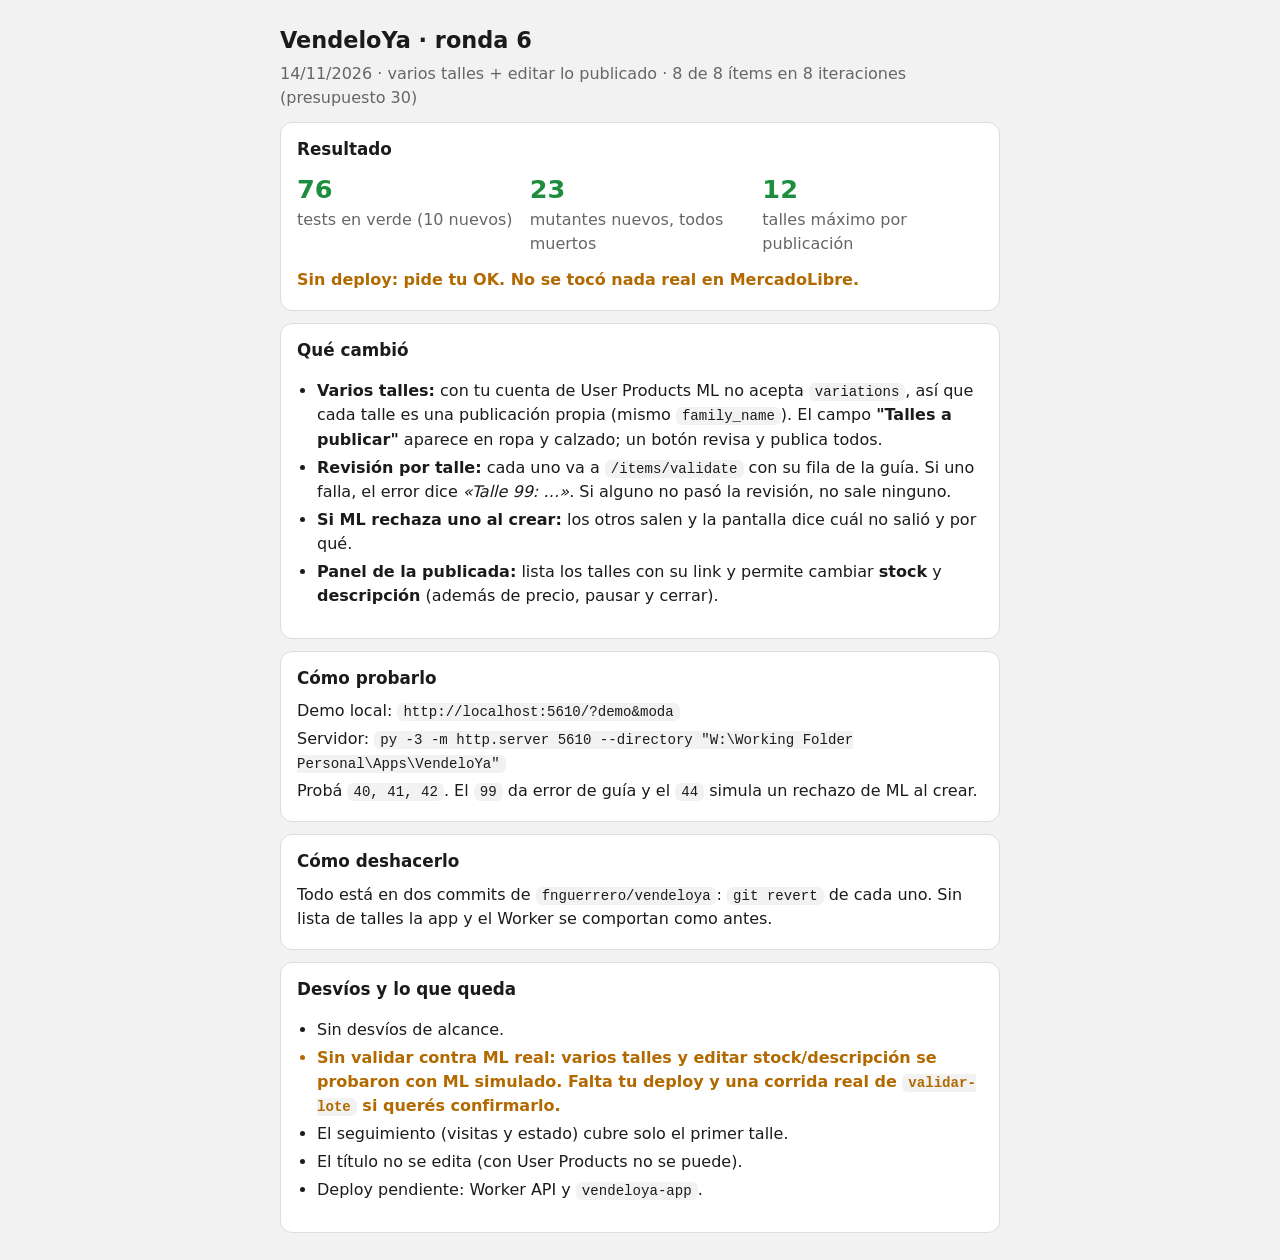
<file: .nonstop/ronda-6-talles-y-edicion/REVISION.html>
<!doctype html>
<html lang="es">
<head>
<meta charset="utf-8">
<meta name="viewport" content="width=device-width, initial-scale=1">
<title>VendeloYa · ronda 6</title>
<style>
  :root { --fondo:#f2f2f2; --tarjeta:#fff; --texto:#1b1b1b; --suave:#666; --borde:#ddd; --ok:#1e8e3e; --aviso:#b26a00; --acento:#2d6cdf; }
  @media (prefers-color-scheme: dark) { :root { --fondo:#121212; --tarjeta:#1e1e1e; --texto:#eee; --suave:#a0a0a0; --borde:#333; --ok:#5bd17d; --aviso:#f0b050; --acento:#7aa7ff; } }
  * { box-sizing: border-box; }
  body { margin:0; padding:16px; background:var(--fondo); color:var(--texto); font:16px/1.5 system-ui, sans-serif; }
  main { max-width: 720px; margin: 0 auto; }
  h1 { font-size: 1.4rem; margin: 8px 0 4px; }
  h2 { font-size: 1.05rem; margin: 0 0 8px; }
  p, li { margin: 4px 0; }
  .tarjeta { background:var(--tarjeta); border:1px solid var(--borde); border-radius:12px; padding:14px 16px; margin:12px 0; }
  .sub { color:var(--suave); margin:0 0 8px; }
  .num { font-size: 1.6rem; font-weight: 700; color: var(--ok); }
  .fila { display:flex; gap:12px; flex-wrap:wrap; }
  .fila > div { flex:1 1 140px; }
  .aviso { color: var(--aviso); font-weight: 600; }
  code { background: var(--fondo); padding: 1px 6px; border-radius: 6px; font-size: .88em; word-break: break-word; }
  ul { padding-left: 20px; }
</style>
</head>
<body>
<main>
  <h1>VendeloYa · ronda 6</h1>
  <p class="sub">14/11/2026 · varios talles + editar lo publicado · 8 de 8 ítems en 8 iteraciones (presupuesto 30)</p>

  <div class="tarjeta">
    <h2>Resultado</h2>
    <div class="fila">
      <div><div class="num">76</div><div class="sub">tests en verde (10 nuevos)</div></div>
      <div><div class="num">23</div><div class="sub">mutantes nuevos, todos muertos</div></div>
      <div><div class="num">12</div><div class="sub">talles máximo por publicación</div></div>
    </div>
    <p class="aviso">Sin deploy: pide tu OK. No se tocó nada real en MercadoLibre.</p>
  </div>

  <div class="tarjeta">
    <h2>Qué cambió</h2>
    <ul>
      <li><b>Varios talles:</b> con tu cuenta de User Products ML no acepta <code>variations</code>, así que cada talle es una publicación propia (mismo <code>family_name</code>). El campo <b>"Talles a publicar"</b> aparece en ropa y calzado; un botón revisa y publica todos.</li>
      <li><b>Revisión por talle:</b> cada uno va a <code>/items/validate</code> con su fila de la guía. Si uno falla, el error dice <i>«Talle 99: …»</i>. Si alguno no pasó la revisión, no sale ninguno.</li>
      <li><b>Si ML rechaza uno al crear:</b> los otros salen y la pantalla dice cuál no salió y por qué.</li>
      <li><b>Panel de la publicada:</b> lista los talles con su link y permite cambiar <b>stock</b> y <b>descripción</b> (además de precio, pausar y cerrar).</li>
    </ul>
  </div>

  <div class="tarjeta">
    <h2>Cómo probarlo</h2>
    <p>Demo local: <code>http://localhost:5610/?demo&amp;moda</code></p>
    <p>Servidor: <code>py -3 -m http.server 5610 --directory "W:\Working Folder Personal\Apps\VendeloYa"</code></p>
    <p>Probá <code>40, 41, 42</code>. El <code>99</code> da error de guía y el <code>44</code> simula un rechazo de ML al crear.</p>
  </div>

  <div class="tarjeta">
    <h2>Cómo deshacerlo</h2>
    <p>Todo está en dos commits de <code>fnguerrero/vendeloya</code>: <code>git revert</code> de cada uno. Sin lista de talles la app y el Worker se comportan como antes.</p>
  </div>

  <div class="tarjeta">
    <h2>Desvíos y lo que queda</h2>
    <ul>
      <li>Sin desvíos de alcance.</li>
      <li class="aviso">Sin validar contra ML real: varios talles y editar stock/descripción se probaron con ML simulado. Falta tu deploy y una corrida real de <code>validar-lote</code> si querés confirmarlo.</li>
      <li>El seguimiento (visitas y estado) cubre solo el primer talle.</li>
      <li>El título no se edita (con User Products no se puede).</li>
      <li>Deploy pendiente: Worker API y <code>vendeloya-app</code>.</li>
    </ul>
  </div>
</main>
</body>
</html>
</file>
<file: styles.css>
/* VendeloYa — aire de MercadoLibre (amarillo, azul, gris claro, tarjetas
   blancas) con marca propia: el ícono de la etiqueta con el rayo y el "Ya". */

:root {
  --fondo: #ededed;
  --tarjeta: #ffffff;
  --texto: #333333;
  --suave: #737373;
  --borde: #e5e5e5;
  --borde-campo: #bfbfbf;
  --amarillo: #ffe600;
  --azul: #3483fa;
  --azul-oscuro: #2968c8;
  --azul-claro: #e3edfb;
  --ok: #00a650;
  --ok-fondo: #e6f7ee;
  --error: #f23d4f;
  --error-fondo: #fdecee;
  --aviso-fondo: #fff7d6;
  --sombra: 0 1px 2px rgba(0, 0, 0, .12);
  --radio: 6px;
  color-scheme: light;
}

/* Oscuro: como el sistema, salvo que en Configuración se elija claro u oscuro. */
@media (prefers-color-scheme: dark) {
  :root:not([data-tema="claro"]) {
    --fondo: #121212;
    --tarjeta: #1e1e1e;
    --texto: #ececec;
    --suave: #a6a6a6;
    --borde: #2e2e2e;
    --borde-campo: #4a4a4a;
    --azul-claro: #1c2b44;
    --ok: #3fd18a;
    --ok-fondo: #12301f;
    --error: #ff7a87;
    --error-fondo: #3a1a1e;
    --aviso-fondo: #34301a;
    --sombra: 0 1px 2px rgba(0, 0, 0, .5);
    color-scheme: dark;
  }
}
:root[data-tema="oscuro"] {
    --fondo: #121212;
    --tarjeta: #1e1e1e;
    --texto: #ececec;
    --suave: #a6a6a6;
    --borde: #2e2e2e;
    --borde-campo: #4a4a4a;
    --azul-claro: #1c2b44;
    --ok: #3fd18a;
    --ok-fondo: #12301f;
    --error: #ff7a87;
    --error-fondo: #3a1a1e;
    --aviso-fondo: #34301a;
    --sombra: 0 1px 2px rgba(0, 0, 0, .5);
    color-scheme: dark;
}

/* `hidden` es solo display:none del navegador: cualquier clase con display se lo come. */
[hidden] { display: none !important; }

* { box-sizing: border-box; }

body {
  margin: 0;
  background: var(--fondo);
  color: var(--texto);
  font: 16px/1.45 "Nunito Sans", system-ui, -apple-system, "Segoe UI", Roboto, sans-serif;
}

/* ---------- barra ---------- */

.barra {
  position: sticky; top: 0; z-index: 3;
  display: flex; align-items: center; justify-content: space-between; gap: 12px;
  padding: calc(10px + env(safe-area-inset-top)) 16px 10px;
  background: var(--amarillo); color: #333;
  box-shadow: 0 1px 0 rgba(0, 0, 0, .1);
}
.marca { display: flex; align-items: center; gap: 3px; color: inherit; text-decoration: none; }
.marca img { display: block; border-radius: 9px; }
.nombre-marca { font-size: 1.9rem; font-weight: 400; letter-spacing: -.035em; text-transform: uppercase; line-height: 1; }
.nombre-marca b { font-weight: 800; font-style: italic; margin-left: -.02em; }

.chip {
  max-width: 55%; overflow: hidden; text-overflow: ellipsis; white-space: nowrap;
  padding: 7px 14px; border-radius: 999px; border: 1px solid rgba(0, 0, 0, .12);
  background: #fff; color: #333; font: inherit; font-size: .85rem; font-weight: 600; cursor: pointer;
}
.chip.conectada::before {
  content: ""; display: inline-block; width: 8px; height: 8px; margin-right: 6px;
  border-radius: 50%; background: var(--ok); vertical-align: 1px;
}

/* ---------- estructura ---------- */

main { max-width: 640px; margin: 0 auto; padding: 16px 16px 64px; display: grid; gap: 14px; }

.tarjeta { background: var(--tarjeta); border-radius: var(--radio); box-shadow: var(--sombra); padding: 18px 16px; }
.tarjeta h2 { margin: 0 0 6px; font-size: 1.2rem; font-weight: 700; }
.tarjeta h3 { margin: 22px 0 2px; font-size: 1rem; font-weight: 700; }
details.tarjeta summary { cursor: pointer; font-weight: 700; }

.titulo-seccion { display: flex; align-items: center; justify-content: space-between; gap: 10px; margin-bottom: 6px; }
.titulo-seccion h2 { margin: 0; }

.ayuda { margin: 4px 0 12px; color: var(--suave); font-size: .88rem; }

.fila { display: flex; gap: 10px; flex-wrap: wrap; margin-top: 14px; }
.fila > * { flex: 1 1 140px; }
.dos { display: grid; grid-template-columns: 1fr 1fr; gap: 10px; }
@media (max-width: 380px) { .dos { grid-template-columns: 1fr; } }

/* ---------- campos ---------- */

.campo { display: block; margin-top: 14px; font-size: .9rem; font-weight: 600; }
.campo input, .campo select, .campo textarea {
  display: block; width: 100%; margin-top: 5px; padding: 11px 12px;
  border: 1px solid var(--borde-campo); border-radius: var(--radio);
  background: var(--tarjeta); color: var(--texto); font: inherit; font-weight: 400;
}
.campo input:focus, .campo select:focus, .campo textarea:focus {
  outline: none; border-color: var(--azul); box-shadow: 0 0 0 1px var(--azul);
}
.campo textarea { resize: vertical; }
.campo.requerido > span.nombre::after { content: " *"; color: var(--error); }
.contador { float: right; font-weight: 400; color: var(--suave); }
.contador.pasado { color: var(--error); }

.mas { margin-top: 18px; border-top: 1px solid var(--borde); padding-top: 14px; }
.mas summary { cursor: pointer; color: var(--azul); font-weight: 700; list-style: none; }
.mas summary::-webkit-details-marker { display: none; }
.mas summary::before { content: "＋ "; }
.mas[open] summary::before { content: "－ "; }

/* ---------- botones ---------- */

.boton {
  display: inline-flex; align-items: center; justify-content: center;
  min-height: 48px; padding: 10px 18px; border-radius: var(--radio); border: 0;
  font: inherit; font-weight: 700; text-align: center; text-decoration: none; cursor: pointer;
  transition: background-color .15s;
}
.boton.principal { width: 100%; margin-top: 14px; background: var(--azul); color: #fff; }
.boton.principal:hover { background: var(--azul-oscuro); }
.fila .boton.principal { margin-top: 0; }
.boton.secundario { background: var(--azul-claro); color: var(--azul); }
.boton.secundario:hover { filter: brightness(.97); }
.boton.ancho { width: 100%; margin-top: 10px; }
.boton:disabled { opacity: .4; cursor: not-allowed; }
.enlace { background: none; border: 0; padding: 4px 0; color: var(--azul); font: inherit; font-weight: 600; cursor: pointer; }

/* ---------- fotos ---------- */

.miniaturas { display: grid; grid-template-columns: repeat(3, 1fr); gap: 8px; margin-top: 6px; }
.miniaturas:empty { display: none; }
.miniatura { position: relative; aspect-ratio: 1; border-radius: var(--radio); overflow: hidden; background: var(--fondo); }
.miniatura img { width: 100%; height: 100%; object-fit: cover; display: block; }
.miniatura button {
  position: absolute; top: 4px; right: 4px; width: 30px; height: 30px; border-radius: 50%;
  border: 0; background: rgba(0, 0, 0, .6); color: #fff; font-size: 1rem; line-height: 1; cursor: pointer;
}

.tira { display: flex; gap: 6px; overflow-x: auto; margin: 8px 0 4px; }
.tira:empty { display: none; }
.tira img { width: 64px; height: 64px; object-fit: cover; border-radius: var(--radio); flex: none; }

/* ---------- historial ---------- */

.historial { list-style: none; margin: 4px 0 0; padding: 0; }
.item { display: flex; align-items: center; border-top: 1px solid var(--borde); }
.item:first-child { border-top: 0; }
.item-abrir {
  flex: 1; min-width: 0; display: flex; align-items: center; gap: 12px; padding: 10px 0;
  background: none; border: 0; color: inherit; font: inherit; text-align: left; text-decoration: none; cursor: pointer;
}
.item-abrir img { width: 52px; height: 52px; border-radius: var(--radio); object-fit: cover; background: var(--fondo); flex: none; }
.item-texto { flex: 1; min-width: 0; display: grid; }
.item-texto strong { font-weight: 600; overflow: hidden; text-overflow: ellipsis; white-space: nowrap; }
.item-texto span { color: var(--suave); font-size: .85rem; }
.estado { flex: none; padding: 2px 8px; border-radius: 999px; font-size: .75rem; font-weight: 700; }
.estado-borrador { background: var(--fondo); color: var(--suave); }
.estado-revisada { background: var(--azul-claro); color: var(--azul); }
.estado-publicada, .estado-activa { background: var(--ok-fondo); color: var(--ok); }
.estado-vendida { background: var(--azul); color: #fff; }
.estado-pausada, .estado-finalizada { background: var(--fondo); color: var(--suave); }
.estado-en_revision { background: var(--aviso-fondo); color: var(--texto); }
.item-seguimiento .pregunta { color: var(--error); font-weight: 600; }

/* Publicada: portada y precio */
.listo-foto { display: block; width: 140px; height: 140px; object-fit: cover; border-radius: var(--radio); margin: 0 auto 8px; box-shadow: var(--sombra); }
.listo-precio { font-size: 1.35rem; font-weight: 800; margin: 0 0 10px; }
.listo-precio:empty { display: none; }

/* Velo al arrastrar fotos sobre la página */
.velo-arrastre:not([hidden]) { display: grid; }
.velo-arrastre { position: fixed; inset: 0; z-index: 50; place-items: center; pointer-events: none;
  background: color-mix(in srgb, var(--azul) 14%, var(--fondo) 70%); outline: 4px dashed var(--azul); outline-offset: -14px;
  font-size: 1.4rem; color: var(--azul); }

/* Revisión: chips de título, posición del precio, cuenta de fotos */
.titulo-chips { display: flex; flex-wrap: wrap; gap: 6px; margin: -6px 0 12px; }
.chip-titulo { font-size: .8rem; }
.precio-posicion { margin: 6px 0 0; font-size: .8rem; color: var(--suave); }
.precio-posicion[data-donde="bajo"] { color: #c77c00; }
.precio-posicion[data-donde="alto"] { color: var(--error); }
.precio-posicion[data-donde="rango"] { color: var(--ok); }
.fotos-cuenta { align-self: center; flex: none; font-size: .75rem; color: var(--suave); padding: 0 4px; }

/* Historial: totales, "actualizado hace", botón girando */
.titulo-derecha { display: flex; align-items: center; gap: 10px; }
.titulo-derecha small { margin: 0; }
@media (max-width: 699px) { .titulo-derecha { flex-direction: column; align-items: flex-end; gap: 0; } }
.totales { display: grid; grid-template-columns: repeat(5, minmax(0, 1fr)); gap: 6px; margin-bottom: 12px; }
.totales div { background: var(--fondo); border-radius: var(--radio); padding: 6px 4px; text-align: center; min-width: 0; }
.totales strong { display: block; font-size: 1.05rem; line-height: 1.2; overflow: hidden; text-overflow: ellipsis; white-space: nowrap; }
.totales span { font-size: .7rem; color: var(--suave); }
.totales .alerta strong { color: var(--error); }
@media (max-width: 699px) { .totales { grid-template-columns: repeat(3, minmax(0, 1fr)); } }
.girando::before { content: '↻ '; display: inline-block; animation: girar 1s linear infinite; }
@keyframes girar { to { transform: rotate(360deg); } }

/* Editor: Mejorar con un toque y ver el antes */
.filtro.mejorar { background: var(--azul-claro); color: var(--azul); font-weight: 700; }
#editor-ver-antes:active { background: var(--amarillo); color: #333; }

/* Parecidos en MercadoLibre, bajo el rango de precio */
.parecidos { margin-top: 8px; }
.parecidos ul { list-style: none; margin: 0; padding: 0; }
.parecidos li { display: flex; justify-content: space-between; gap: 10px; padding: 6px 0; border-top: 1px solid var(--borde); font-size: .9rem; }
.parecidos li a { color: var(--texto); min-width: 0; overflow: hidden; text-overflow: ellipsis; white-space: nowrap; }
.parecidos li a:hover { color: var(--azul); }
.parecidos li strong { flex: none; }

/* Panel de una publicación: precio, estado y preguntas */
dialog.pub { width: min(520px, calc(100vw - 32px)); max-height: calc(100vh - 32px); overflow: auto; }
dialog.pub .titulo-seccion h2 { margin: 0; font-size: 1.05rem; }
dialog.pub h3 { margin: 16px 0 6px; font-size: 1rem; }
.pub-precio { display: flex; flex-wrap: wrap; gap: 8px; align-items: stretch; }
.pub-precio .precio-input { flex: 1 1 160px; min-width: 0; }
.pub-precio .precio-input input { width: 100%; min-width: 0; }
.preguntas { list-style: none; margin: 0; padding: 0; }
.preguntas li { display: grid; gap: 6px; padding: 10px 0; border-top: 1px solid var(--borde); }
.preguntas li:first-child { border-top: 0; padding-top: 0; }
.preguntas .pregunta-texto { margin: 0; font-weight: 600; }
.preguntas small { color: var(--suave); }
.preguntas textarea { width: 100%; box-sizing: border-box; }
.item-borrar {
  flex: none; width: 36px; height: 36px; margin-left: 4px; border: 0; border-radius: 50%;
  background: none; color: var(--suave); font-size: 1.2rem; cursor: pointer;
}
.item-borrar:hover { background: var(--fondo); }

.guardado { color: var(--suave); font-size: .8rem; }

/* ---------- avisos ---------- */

.avisos { margin-top: 14px; padding: 10px 12px; border-radius: var(--radio); background: var(--aviso-fondo); font-size: .9rem; }
.avisos.ok { background: var(--ok-fondo); color: var(--ok); }
.avisos.error { background: var(--error-fondo); color: var(--error); }
.avisos ul { margin: 6px 0 0; padding-left: 18px; }
.avisos p { margin: 0; font-weight: 600; }

.listo { text-align: center; }
.sello {
  width: 64px; height: 64px; margin: 4px auto 10px; border-radius: 50%;
  display: grid; place-items: center; background: var(--ok); color: #fff; font-size: 2rem; font-weight: 800;
}

/* ---------- capas ---------- */

.espera {
  position: fixed; inset: 0; z-index: 10;
  display: grid; place-content: center; justify-items: center; gap: 12px; padding: 16px; text-align: center;
  background: color-mix(in srgb, var(--fondo) 88%, transparent);
}
.espera p { margin: 0; font-weight: 700; }
.ruedita { width: 44px; height: 44px; border-radius: 50%; border: 4px solid var(--borde); border-top-color: var(--azul); animation: girar .9s linear infinite; }
@keyframes girar { to { transform: rotate(360deg); } }

.toast {
  position: fixed; left: 50%; bottom: calc(16px + env(safe-area-inset-bottom)); z-index: 11;
  transform: translateX(-50%); width: max-content; max-width: calc(100vw - 32px);
  display: flex; align-items: center; gap: 16px; padding: 12px 16px; border-radius: var(--radio);
  background: #333; color: #fff; box-shadow: 0 4px 12px rgba(0, 0, 0, .25); font-size: .9rem;
}
.toast button { background: none; border: 0; color: var(--amarillo); font: inherit; font-weight: 800; cursor: pointer; }

dialog { border: 0; border-radius: var(--radio); padding: 20px; max-width: min(420px, calc(100vw - 32px)); background: var(--tarjeta); color: var(--texto); box-shadow: 0 8px 24px rgba(0, 0, 0, .25); }
dialog::backdrop { background: rgba(0, 0, 0, .45); }
dialog h2 { margin-top: 0; font-size: 1.15rem; }

/* ---------- barra: acciones ---------- */

.barra-acciones { display: flex; align-items: center; gap: 6px; min-width: 0; }
.barra-acciones .chip { max-width: 46vw; }
.icono {
  width: 40px; height: 40px; flex: none; display: grid; place-items: center;
  border: 0; border-radius: 50%; background: transparent; color: inherit; font: inherit; font-size: 1.1rem; cursor: pointer;
}
.icono:hover { background: rgba(0, 0, 0, .08); }

/* ---------- revisión en dos columnas ---------- */

body.revisando main { max-width: 760px; }
.revision { display: grid; grid-template-columns: minmax(0, 1fr); gap: 14px; align-items: start; }
.revision > * { min-width: 0; }
.ia-producto { margin: 12px 0 8px !important; font-size: 1.05rem !important; }
.ia-estado { margin: 10px 0 0; color: var(--suave); font-size: .9rem; }
.col-ia h4 { margin: 16px 0 4px; font-size: .9rem; }
.ia-consejos { margin: 0; padding-left: 18px; font-size: .88rem; color: var(--suave); }
.ia-consejos li + li { margin-top: 4px; }

.confianza-texto { display: flex; justify-content: space-between; font-size: .85rem; color: var(--suave); }
.confianza-texto strong { color: var(--texto); }
.confianza-barra { height: 8px; margin-top: 5px; border-radius: 999px; background: var(--fondo); overflow: hidden; }
.confianza-barra > div { height: 100%; border-radius: inherit; transition: width .4s; }
.nivel-alta { background: var(--ok); }
.nivel-media { background: #f5a623; }
.nivel-baja { background: var(--error); }

/* ---------- precio destacado ---------- */

.precio-card {
  margin-top: 18px; padding: 14px; border-radius: var(--radio);
  background: var(--azul-claro); border: 1px solid color-mix(in srgb, var(--azul) 25%, transparent);
}
.precio-label { display: block; font-weight: 800; font-size: .95rem; }
.precio-input { display: flex; align-items: center; gap: 6px; margin-top: 6px; }
.precio-input span { font-size: 1.8rem; font-weight: 300; }
.precio-input input {
  flex: 1; min-width: 0; padding: 4px 10px; border: 1px solid var(--borde-campo); border-radius: var(--radio);
  background: var(--tarjeta); color: var(--texto); font: inherit; font-size: 1.8rem; font-weight: 700;
}
.precio-input input:focus { outline: none; border-color: var(--azul); box-shadow: 0 0 0 1px var(--azul); }
.rango-barra { position: relative; height: 6px; margin: 16px 6px 10px; border-radius: 999px; background: color-mix(in srgb, var(--azul) 20%, transparent); }
.rango-relleno { position: absolute; inset: 0 auto 0 0; border-radius: inherit; background: var(--azul); }
.rango-marca {
  position: absolute; top: 50%; width: 16px; height: 16px; border-radius: 50%; transform: translate(-50%, -50%);
  background: var(--tarjeta); border: 3px solid var(--azul);
}
.rango-botones { display: grid; grid-template-columns: repeat(3, 1fr); gap: 6px; }
.rango-btn {
  padding: 7px 4px; border: 1px solid transparent; border-radius: var(--radio); background: var(--tarjeta);
  color: var(--texto); font: inherit; font-size: .8rem; font-weight: 600; cursor: pointer;
}
.rango-btn.sugerido { font-weight: 800; }
.rango-btn.activo { border-color: var(--azul); color: var(--azul); }
.precio-card .ayuda { margin-bottom: 0; }

/* ---------- lo que falta ---------- */

.falta { margin-top: 18px; padding: 2px 14px 14px; border-radius: var(--radio); background: var(--aviso-fondo); }
.falta h3 { margin-top: 12px !important; }
.mas h3 { margin-top: 18px; padding-top: 12px; border-top: 1px dashed var(--borde); }
.mas > h3:first-of-type { border-top: 0; padding-top: 0; }

/* ---------- configuración ---------- */

.boton.peligro { background: var(--error-fondo); color: var(--error); }
dialog.config { width: min(480px, calc(100vw - 32px)); }
dialog.config h3 { margin: 18px 0 4px; font-size: 1rem; }
dialog.config .titulo-seccion h2 { margin: 0; }

/* =========================================================
   Revisión en tres columnas (v4): sin scroll de página en la compu.
   La página es una columna flex de alto completo; cada columna
   scrollea por dentro solo si no le alcanza el espacio.
   ========================================================= */

.col { display: flex; flex-direction: column; min-height: 0; }
.col-scroll { min-height: 0; }
.col .titulo-seccion { margin-bottom: 4px; }

.col-ia .tira { display: grid; grid-template-columns: repeat(3, 1fr); gap: 6px; }
.col-ia .tira img { width: 100%; height: auto; aspect-ratio: 1; }

.precio-card { margin-top: 14px; padding: 12px 14px; }
.precio-fila { display: flex; align-items: center; gap: 12px; }
.precio-fila .precio-input { flex: 1; min-width: 0; margin-top: 0; }
.rango-barra { margin: 14px 6px 8px; }
.precio-card .ayuda { margin-top: 6px; font-size: .8rem; }

.campo-descripcion textarea { min-height: 160px; }

.falta { margin-top: 0; }
.falta h3 { margin: 12px 0 0 !important; }

.grupo { border-top: 1px solid var(--borde); padding: 10px 0; }
.grupo:first-of-type { margin-top: 10px; }
.grupo summary {
  display: flex; align-items: baseline; justify-content: space-between; gap: 10px;
  cursor: pointer; list-style: none; font-weight: 700;
}
.grupo summary::-webkit-details-marker { display: none; }
.grupo summary span::before { content: "▸ "; color: var(--azul); }
.grupo[open] summary span::before { content: "▾ "; }
.grupo summary small { color: var(--suave); font-weight: 600; font-size: .8rem; text-align: right; }

.acciones { padding-top: 12px; border-top: 1px solid var(--borde); margin-top: 12px; }
.acciones .boton.principal { margin-top: 10px; font-size: 1.05rem; min-height: 52px; }
.acciones .avisos { margin-top: 0; max-height: 30vh; overflow: auto; }
.centrado { text-align: center; margin-bottom: 0; }
.confirmar-avisos { margin: 0 0 8px; padding-left: 18px; color: var(--suave); font-size: .85rem; }
.confirmar-avisos:empty { display: none; }

/* Celu: apilado, con el botón Publicar siempre a mano abajo. */
@media (max-width: 1099px) {
  .col-ia { order: -1; }
  .col-datos .acciones {
    position: sticky; bottom: 0; z-index: 2; margin: 12px -16px -18px; padding: 10px 16px calc(12px + env(safe-area-inset-bottom));
    background: var(--tarjeta); box-shadow: 0 -2px 6px rgba(0, 0, 0, .08); border-top: 0;
  }
  .col-datos .acciones .ayuda { display: none; }
}

/* Compu: tres columnas que llenan la ventana. */
@media (min-width: 1100px) and (min-height: 560px) {
  body.revisando { height: 100vh; height: 100dvh; display: flex; flex-direction: column; overflow: hidden; }
  body.revisando main { flex: 1; min-height: 0; max-width: none; width: 100%; padding: 12px 16px; display: block; }
  .revision { height: 100%; grid-template-columns: 290px minmax(0, 1fr) 380px; align-items: stretch; }
  .revision .col { height: 100%; overflow: hidden; }
  /* El margen a la derecha evita que la barra de desplazamiento (que en Windows se superpone) tape el texto. */
  .revision .col-scroll { flex: 1; overflow: auto; scrollbar-gutter: stable; padding-right: 12px; }
  .col-centro { overflow: auto !important; scrollbar-gutter: stable; padding-right: 20px; }
  .col-centro > .campo:first-child { margin-top: 0; }
  .campo-descripcion { flex: 1; display: flex; flex-direction: column; min-height: 0; }
  .campo-descripcion textarea { flex: 1; min-height: 120px; resize: none; }
  .col-datos .acciones { margin-top: auto; }
}

/* =========================================================
   Mejoras estéticas (nonstop 23/10/2026)
   ========================================================= */

/* 4. Foto principal grande + miniaturas */
.foto-principal { margin: 4px 0 0; border-radius: var(--radio); overflow: hidden; background: var(--fondo); aspect-ratio: 4 / 3; }
.foto-principal img { width: 100%; height: 100%; object-fit: contain; display: block; }
.col-ia .tira { display: grid; grid-template-columns: repeat(5, 1fr); gap: 6px; margin: 8px 0 0; }
.col-ia .tira:empty { display: none; }
.mini { padding: 0; border: 2px solid transparent; border-radius: 6px; background: none; cursor: pointer; overflow: hidden; aspect-ratio: 1; }
.mini img { width: 100%; height: 100%; object-fit: cover; display: block; }
.mini.activa { border-color: var(--azul); }
.mini:not(.activa) { opacity: .75; }
.mini:hover { opacity: 1; }

/* 5. Panel de la IA */
.ia-etiqueta { margin: 16px 0 0; font-size: .72rem; font-weight: 800; letter-spacing: .08em; text-transform: uppercase; color: var(--azul); }
.ia-producto { margin: 2px 0 10px !important; font-size: 1.05rem !important; line-height: 1.3; }
.ia-estado {
  margin: 12px 0 0; padding: 8px 12px; border-left: 3px solid var(--azul);
  background: var(--fondo); border-radius: 0 var(--radio) var(--radio) 0;
  color: var(--texto); font-size: .86rem; line-height: 1.45;
}
.ia-estado:empty { display: none; }
.col-ia h4 { margin: 16px 0 6px; font-size: .78rem; font-weight: 800; letter-spacing: .06em; text-transform: uppercase; color: var(--suave); }
.ia-consejos { list-style: none; padding: 0; margin: 0; font-size: .86rem; color: var(--texto); }
.ia-consejos li { position: relative; padding: 6px 0 6px 26px; border-top: 1px solid var(--borde); }
.ia-consejos li:first-child { border-top: 0; }
.ia-consejos li::before {
  content: "!"; position: absolute; left: 0; top: 7px; width: 18px; height: 18px; border-radius: 50%;
  display: grid; place-items: center; background: #fff3cd; color: #9a6b00; font-size: .72rem; font-weight: 800;
}
.ia-consejos li + li { margin-top: 0; }

/* 6. Listo para publicar */
.checklist { list-style: none; margin: 0 0 8px; padding: 0; display: flex; flex-wrap: wrap; gap: 6px; }
.checklist li {
  display: inline-flex; align-items: center; gap: 6px; padding: 4px 10px 4px 6px; border-radius: 999px;
  font-size: .78rem; font-weight: 600; background: var(--ok-fondo); color: var(--ok);
}
.checklist li::before {
  content: "✓"; width: 16px; height: 16px; border-radius: 50%; display: grid; place-items: center;
  background: var(--ok); color: #fff; font-size: .65rem; font-weight: 800;
}
.checklist li.pendiente { background: var(--aviso-fondo); color: #8a6100; }
.checklist li.pendiente::before { content: "•"; background: #f5a623; }

/* 7. Botón Publicar con ícono y estado */
.acciones .boton.principal { gap: 10px; box-shadow: 0 2px 6px color-mix(in srgb, var(--azul) 35%, transparent); }
.acciones .boton.principal.incompleto { background: var(--azul-claro); color: var(--azul); box-shadow: none; }
.acciones .boton.principal.incompleto svg { display: none; }
.campo.resaltar input, .campo.resaltar select, .campo.resaltar textarea,
.resaltar.precio-input input { outline: 3px solid #f5a623; outline-offset: 1px; transition: outline-color .3s; }

/* 8. Header compacto */
.barra { padding: calc(8px + env(safe-area-inset-top)) 16px 8px; }
.marca img { width: 46px; height: 46px; }
.nombre-marca { font-size: 1.5rem; }
.chip { padding: 5px 12px; font-size: .8rem; }
.icono { width: 36px; height: 36px; }

/* 9. Zona de fotos */
.zona-fotos {
  display: flex; flex-direction: column; align-items: center; justify-content: center; gap: 4px;
  margin-top: 12px; padding: 26px 16px; border: 2px dashed color-mix(in srgb, var(--azul) 45%, transparent);
  border-radius: 10px; background: color-mix(in srgb, var(--azul-claro) 60%, transparent);
  color: var(--azul); text-align: center; cursor: pointer; transition: background-color .15s, border-color .15s;
}
.zona-fotos:hover, .zona-fotos.arrastrando { background: var(--azul-claro); border-color: var(--azul); }
.zona-fotos strong { font-size: 1rem; }
.zona-fotos span { color: var(--suave); font-size: .82rem; }
.solo-celu { width: 100%; margin-top: 10px; }
@media (hover: hover) and (pointer: fine) { .solo-celu { display: none; } }
.miniaturas + .zona-fotos { padding: 14px; }
.miniaturas + .zona-fotos svg { width: 28px; height: 28px; }

/* 10. Historial en tarjetas (compu) */
.item-abrir:hover strong { color: var(--azul); }
@media (min-width: 700px) {
  .historial { display: grid; grid-template-columns: repeat(2, minmax(0, 1fr)); gap: 10px; }
  .item { border: 1px solid var(--borde); border-radius: var(--radio); padding: 0 6px 0 10px; transition: box-shadow .15s, border-color .15s; }
  .item:first-child { border-top: 1px solid var(--borde); }
  .item:hover { border-color: color-mix(in srgb, var(--azul) 40%, transparent); box-shadow: var(--sombra); }
  .item-abrir img { width: 60px; height: 60px; }
}

/* 11. Detalles finos */
.contador.cerca { color: #c77c00; }
:focus-visible { outline: 2px solid var(--azul); outline-offset: 2px; }
.campo input:focus-visible, .campo select:focus-visible, .campo textarea:focus-visible { outline: none; }
.boton, .chip, .rango-btn, .mini, .grupo summary { transition: background-color .15s, color .15s, border-color .15s, opacity .15s; }
@media (min-width: 700px) {
  main { max-width: 760px; }
  .item-abrir { display: grid; grid-template-columns: 60px minmax(0, 1fr); column-gap: 12px; row-gap: 4px; align-items: center; }
  .item-abrir img { grid-row: span 2; }
  .item-abrir .estado { grid-column: 2; justify-self: start; }
}
@media (min-width: 700px) {
  .item-texto strong { white-space: normal; display: -webkit-box; -webkit-line-clamp: 2; -webkit-box-orient: vertical; line-height: 1.25; }
}

/* 13. Celu: foto más baja y Publicar siempre a mano (fijo, no sticky: el sticky solo vale dentro de su tarjeta). */
@media (max-width: 1099px) {
  .foto-principal { aspect-ratio: auto; height: 190px; }
  body.revisando main { padding-bottom: 150px; }
  body.revisando .col-datos .acciones {
    position: fixed; left: 0; right: 0; bottom: 0; margin: 0; z-index: 5;
    padding: 8px 16px calc(10px + env(safe-area-inset-bottom));
    background: var(--tarjeta); box-shadow: 0 -2px 10px rgba(0, 0, 0, .12);
  }
  body.revisando .checklist { flex-wrap: nowrap; overflow-x: auto; margin-bottom: 6px; scrollbar-width: none; }
  body.revisando .checklist li { flex: none; }
  body.revisando .acciones .boton.principal { margin-top: 0; min-height: 48px; }
}

.grupo summary span { white-space: nowrap; }

@media (min-width: 1100px) and (max-height: 760px) {
  .foto-principal { aspect-ratio: auto; height: 150px; }
  .ia-estado { font-size: .82rem; }
}

/* ============================================================
   Ronda 2 (25/10/2026): mejoras de uso
   ============================================================ */

/* Portada y rotación en las miniaturas del inicio */
.miniatura .rotar { top: auto; bottom: 4px; }
.miniatura .portada { top: auto; right: auto; bottom: 4px; left: 4px; color: var(--amarillo); }
.miniatura .es-portada {
  position: absolute; left: 4px; bottom: 4px; padding: 3px 8px; border-radius: 999px;
  background: var(--amarillo); color: #333; font-size: .72rem; font-weight: 800;
}

/* Revisión: usar la foto que se está mirando de portada */
.foto-principal { position: relative; }
.usar-portada {
  position: absolute; left: 8px; bottom: 8px; padding: 5px 10px; border: 0; border-radius: 999px;
  background: rgba(0, 0, 0, .65); color: #fff; font: inherit; font-size: .8rem; font-weight: 700; cursor: pointer;
}
.usar-portada:hover { background: rgba(0, 0, 0, .8); }

/* Volver a lo que propuso la IA */
.volver-ia, .mini-enlace { margin-left: 8px; padding: 0; font-size: .8rem; font-weight: 600; }

/* Botón dentro del indicador de guardado */
.guardado .enlace { padding: 0; font-size: inherit; }

/* Aviso del checklist que no frena */
.checklist li.aviso { background: var(--aviso-fondo); color: #8a6100; }
.checklist li.aviso::before { content: "!"; background: #f5a623; }

/* Filtros del historial */
.filtros { display: flex; flex-wrap: wrap; align-items: center; gap: 8px; margin: 2px 0 10px; }
.filtro-chips { display: flex; gap: 6px; flex-wrap: wrap; }
.filtro {
  padding: 5px 12px; border: 1px solid var(--borde-campo); border-radius: 999px; background: none;
  color: var(--texto); font: inherit; font-size: .85rem; font-weight: 600; cursor: pointer;
}
.filtro small { color: var(--suave); font-weight: 400; }
.filtro.activo { background: var(--azul-claro); border-color: var(--azul); color: var(--azul); }
.filtros input[type="search"] {
  flex: 1 1 180px; min-width: 0; padding: 7px 10px; border: 1px solid var(--borde-campo); border-radius: var(--radio);
  background: var(--tarjeta); color: var(--texto); font: inherit; font-size: .9rem;
}

/* Publicada: compartir */
#listo-compartir { margin-top: 10px; }

/* Los atajos de teclado no se muestran en pantallas táctiles */
@media (hover: none) { .atajo { display: none; } }

/* ============================================================
   Ronda 3 (26/10/2026): más mejoras de uso
   ============================================================ */

/* Sin conexión */
.aviso-red {
  position: sticky; top: 0; z-index: 9; padding: 8px 16px; text-align: center;
  background: #333; color: #fff; font-size: .85rem; font-weight: 600;
}

/* Reordenar miniaturas arrastrando */
.miniatura[draggable="true"] { cursor: grab; }
.miniatura.moviendo { opacity: .4; }
.miniatura.destino { outline: 3px solid var(--azul); outline-offset: -3px; }

/* Ajustes del precio */
.precio-ajustes { display: flex; gap: 6px; margin-top: 8px; }
.ajuste-btn {
  flex: 1; padding: 5px 8px; border: 1px solid var(--borde-campo); border-radius: 999px; background: none;
  color: var(--texto); font: inherit; font-size: .8rem; font-weight: 600; cursor: pointer;
}
.ajuste-btn:hover { background: var(--azul-claro); border-color: var(--azul); color: var(--azul); }

/* Nota privada */
#nota { min-height: 70px; }

/* Hacer otra igual (historial) */
.item-igual {
  flex: none; width: 34px; height: 34px; border: 0; border-radius: 50%; background: none;
  color: var(--suave); font-size: 1.1rem; cursor: pointer;
}
.item-igual:hover { background: var(--fondo); color: var(--azul); }

/* Contador de la descripción */
.campo .contador { font-size: .8rem; }

/* Botones sueltos en el diálogo de Configuración */
#instalar-app { margin-top: 14px; }

/* ============================================================
   Editor de fotos (28/10/2026)
   ============================================================ */

/* Botones nuevos sobre las fotos */
.miniatura .editar { top: 4px; right: auto; left: 4px; }
.editar-foto {
  position: absolute; right: 8px; bottom: 8px; padding: 5px 10px; border: 0; border-radius: 999px;
  background: rgba(0, 0, 0, .65); color: #fff; font: inherit; font-size: .8rem; font-weight: 700; cursor: pointer;
}
.editar-foto:hover { background: rgba(0, 0, 0, .8); }
.mini.mas {
  display: grid; place-items: center; width: 64px; height: 64px; flex: none; font-size: 1.6rem; font-weight: 700;
  color: var(--azul); background: var(--azul-claro); opacity: 1;
}

/* La ventana del editor */
.editor { width: min(980px, calc(100vw - 16px)); max-width: none; max-height: calc(100vh - 16px); padding: 0; overflow: auto; }
.editor[open] { display: grid; grid-template-columns: minmax(0, 1fr); }
.editor-cab {
  display: flex; align-items: center; justify-content: space-between; gap: 10px; padding: 10px 14px;
  position: sticky; top: 0; z-index: 2; background: var(--tarjeta); border-bottom: 1px solid var(--borde);
}
.editor-cab .boton.principal { width: auto; margin: 0; padding: 8px 20px; }
.editor-escena { display: grid; justify-items: center; align-content: center; gap: 6px; padding: 12px; background: #1d1d1d; min-height: 220px; }
.editor-caja { position: relative; line-height: 0; touch-action: none; user-select: none; overflow: hidden; }
.editor-caja canvas { display: block; }
.recorte {
  position: absolute; box-sizing: border-box; border: 2px solid #fff; cursor: move; touch-action: none;
  box-shadow: 0 0 0 9999px rgba(0, 0, 0, .55);
  background-image:
    linear-gradient(to right, transparent 33%, rgba(255,255,255,.35) 33% calc(33% + 1px), transparent calc(33% + 1px) 66%, rgba(255,255,255,.35) 66% calc(66% + 1px), transparent calc(66% + 1px)),
    linear-gradient(to bottom, transparent 33%, rgba(255,255,255,.35) 33% calc(33% + 1px), transparent calc(33% + 1px) 66%, rgba(255,255,255,.35) 66% calc(66% + 1px), transparent calc(66% + 1px));
}
.asa { position: absolute; width: 26px; height: 26px; background: transparent; touch-action: none; }
.asa::after { content: ""; position: absolute; width: 12px; height: 12px; background: #fff; border-radius: 2px; box-shadow: 0 0 0 1px rgba(0,0,0,.5); }
.asa[data-asa="nw"] { left: -13px; top: -13px; cursor: nwse-resize; }
.asa[data-asa="ne"] { right: -13px; top: -13px; cursor: nesw-resize; }
.asa[data-asa="sw"] { left: -13px; bottom: -13px; cursor: nesw-resize; }
.asa[data-asa="se"] { right: -13px; bottom: -13px; cursor: nwse-resize; }
.asa::after { left: 7px; top: 7px; }
.editor-medidas { color: #cfcfcf; font-size: .78rem; line-height: 1.2; }
.editor-medidas.chica { color: #ffb347; }
.editor-medidas.chica::after { content: " · chica para MercadoLibre"; }

.editor-herramientas { padding: 12px 14px 16px; display: grid; gap: 4px; align-content: start; }
.editor-sub { margin: 10px 0 2px; font-weight: 800; font-size: .85rem; }
.editor-sub small { font-weight: 400; color: var(--suave); }
.editor-fila { display: flex; flex-wrap: wrap; gap: 6px; }
.deslizador { display: grid; grid-template-columns: 90px minmax(0, 1fr) 34px; align-items: center; gap: 8px; font-size: .85rem; font-weight: 600; }
.deslizador input { width: 100%; accent-color: var(--azul); }
.deslizador output { text-align: right; color: var(--suave); font-weight: 400; }
.filtro.peligro-chico { color: var(--error); border-color: color-mix(in srgb, var(--error) 50%, transparent); }
.filtro:disabled { opacity: .4; cursor: not-allowed; }

/* En la compu: la foto a la izquierda y las herramientas a la derecha */
@media (min-width: 820px) {
  .editor[open] { grid-template-columns: minmax(0, 1fr) 320px; grid-template-rows: auto 1fr; }
  .editor-cab { grid-column: 1 / -1; }
  .editor-escena { min-height: 420px; }
  .editor-herramientas { overflow: auto; }
}

/* Costos y ganancia (solo para el vendedor) */
#grupo-ganancia .precio-input span { font-size: 1.1rem; }
.ganancia { margin: 10px 0 0; display: grid; gap: 4px; }
.ganancia div { display: flex; justify-content: space-between; gap: 10px; font-size: .92rem; }
.ganancia dt { color: var(--suave); }
.ganancia dd { margin: 0; font-weight: 600; font-variant-numeric: tabular-nums; }
.ganancia .total { border-top: 1px solid var(--borde); padding-top: 6px; margin-top: 2px; font-size: 1rem; }
.ganancia .total dt { color: inherit; font-weight: 700; }
.ganancia[data-signo="mas"] .total dd { color: var(--ok); }
.ganancia[data-signo="menos"] .total dd { color: var(--error); }
#grupo-ganancia .precio-input input { font-size: 1.1rem; padding: 8px 10px; }

/* Cola de varios productos */
.lote { margin-top: 16px; }
.cola { list-style: none; margin: 10px 0 0; padding: 0; display: grid; gap: 8px; }
.cola li { display: flex; align-items: center; gap: 10px; background: var(--fondo); border-radius: var(--radio); padding: 8px; min-width: 0; }
.cola img { width: 48px; height: 48px; object-fit: cover; border-radius: 6px; flex: none; }
.cola .cola-texto { flex: 1; min-width: 0; font-size: .9rem; }
.cola .cola-texto strong, .cola .cola-texto small { display: block; overflow: hidden; text-overflow: ellipsis; white-space: nowrap; }
.cola .cola-texto small { color: var(--suave); }
.cola li[data-estado="lista"] .cola-texto small { color: var(--ok); font-weight: 600; }
.cola li[data-estado="error"] .cola-texto small { color: var(--error); white-space: normal; }
.cola li[data-estado="armando"] .cola-texto small::after { content: "…"; }
.cola button { flex: none; }
.cola-acciones { display: flex; align-items: center; gap: 14px; margin-top: 10px; }
.cola-acciones .boton { flex: 1; }
.titulo-seccion #cola-siguiente { margin-left: auto; white-space: nowrap; }

/* Envío: peso y medidas del paquete */
.paquete { margin-top: 6px; }
.cuatro { display: grid; grid-template-columns: repeat(4, minmax(0, 1fr)); gap: 8px; }
.cuatro .campo { margin-top: 8px; }
@media (max-width: 420px) { .cuatro { grid-template-columns: repeat(2, minmax(0, 1fr)); } }
.paquete-opciones { display: grid; gap: 6px; margin-top: 10px; }
.casilla { display: flex; align-items: center; gap: 8px; font-size: .9rem; font-weight: 600; }
.casilla input { width: auto; margin: 0; }
.error-campo { color: var(--error); font-size: .85rem; font-weight: 600; margin: 6px 0 0; }

/* Talles de una publicación (uno por ítem: con User Products no hay variaciones) */
.lista-talles { list-style: none; margin: 8px 0 12px; padding: 0; display: flex; flex-wrap: wrap; gap: 8px; }
.lista-talles a { display: inline-block; padding: 6px 12px; border: 1px solid var(--borde-campo); border-radius: 999px; font-size: .9rem; text-decoration: none; color: inherit; }
.lista-talles a:hover, .lista-talles a:focus-visible { border-color: currentColor; }

/* Variantes: talle, cantidad y precio propios */
.variantes { display: grid; gap: 8px; margin-top: 6px; }
.variante { display: grid; grid-template-columns: minmax(0, 1fr) minmax(0, 1fr) minmax(0, 1.4fr) auto; gap: 8px; align-items: center; }
.variante input { margin: 0; min-width: 0; }
.variante .v-quitar { min-width: 36px; height: 36px; }
.variante-nueva { display: grid; grid-template-columns: minmax(0, 1fr) auto; gap: 8px; margin-top: 8px; }
.variante-nueva input { margin: 0; min-width: 0; }

/* Variantes con color y fotos propias: dos líneas por fila (talle, color, ✕ / cantidad, precio, fotos, ＋) */
.variante { grid-template-columns: minmax(0, 1fr) minmax(0, 1.2fr) auto auto; }
.variante > .v-talle { grid-column: 1; grid-row: 1; }
.variante > .v-color { grid-column: 2 / 4; grid-row: 1; }
.variante > .v-quitar { grid-column: 4; grid-row: 1; }
.variante > .v-cant { grid-column: 1; grid-row: 2; }
.variante > .v-precio { grid-column: 2; grid-row: 2; }
.variante > .v-fotos { grid-column: 3; grid-row: 2; white-space: nowrap; padding: 8px 10px; font-size: .8rem; }
.variante > .v-otro-color { grid-column: 4; grid-row: 2; min-width: 36px; height: 36px; }
.variante > .v-fotos-panel { grid-column: 1 / -1; }
#bloque-talles[data-talle="0"] .v-talle, #bloque-talles[data-color="0"] .v-color, #bloque-talles[data-color="0"] .v-otro-color { display: none; }
#bloque-talles[data-talle="0"] .variante > .v-color { grid-column: 1 / 4; }
#bloque-talles[data-color="0"] .variante > .v-talle { grid-column: 1 / 4; }
.variante { padding: 8px 0 10px; border-bottom: 1px solid var(--borde); }
.v-fotos-panel { display: flex; flex-wrap: wrap; gap: 6px; }
.v-fotos-panel .ayuda { flex-basis: 100%; margin: 2px 0 0; }
.v-foto { position: relative; width: 52px; height: 52px; padding: 0; border: 2px solid var(--borde-campo); border-radius: 8px; overflow: hidden; background: none; cursor: pointer; }
.v-foto img { width: 100%; height: 100%; object-fit: cover; display: block; opacity: .55; }
.v-foto span { position: absolute; right: 2px; bottom: 2px; min-width: 18px; padding: 0 4px; border-radius: 9px; background: rgba(0,0,0,.65); color: #fff; font-size: .72rem; text-align: center; }
.v-foto[aria-pressed="true"] { border-color: var(--azul); }
.v-foto[aria-pressed="true"] img { opacity: 1; }

/* Datos que MercadoLibre va a pedir según lo cargado (atributos condicionales) */
.aviso-condicional { margin: 0 0 12px; padding: 10px 12px; border-radius: 10px; background: rgba(255, 230, 0, .25); border-left: 4px solid var(--amarillo); font-size: .9rem; }
.campo.condicional > span.nombre::after { content: " · lo va a pedir MercadoLibre"; color: #8a6d00; font-weight: 600; font-size: .8rem; }

/* Escáner de código de barras */
.escaner { width: min(92vw, 460px); }
.escaner video { display: block; width: 100%; max-height: 60vh; border-radius: 10px; background: #000; object-fit: cover; }
</file>
